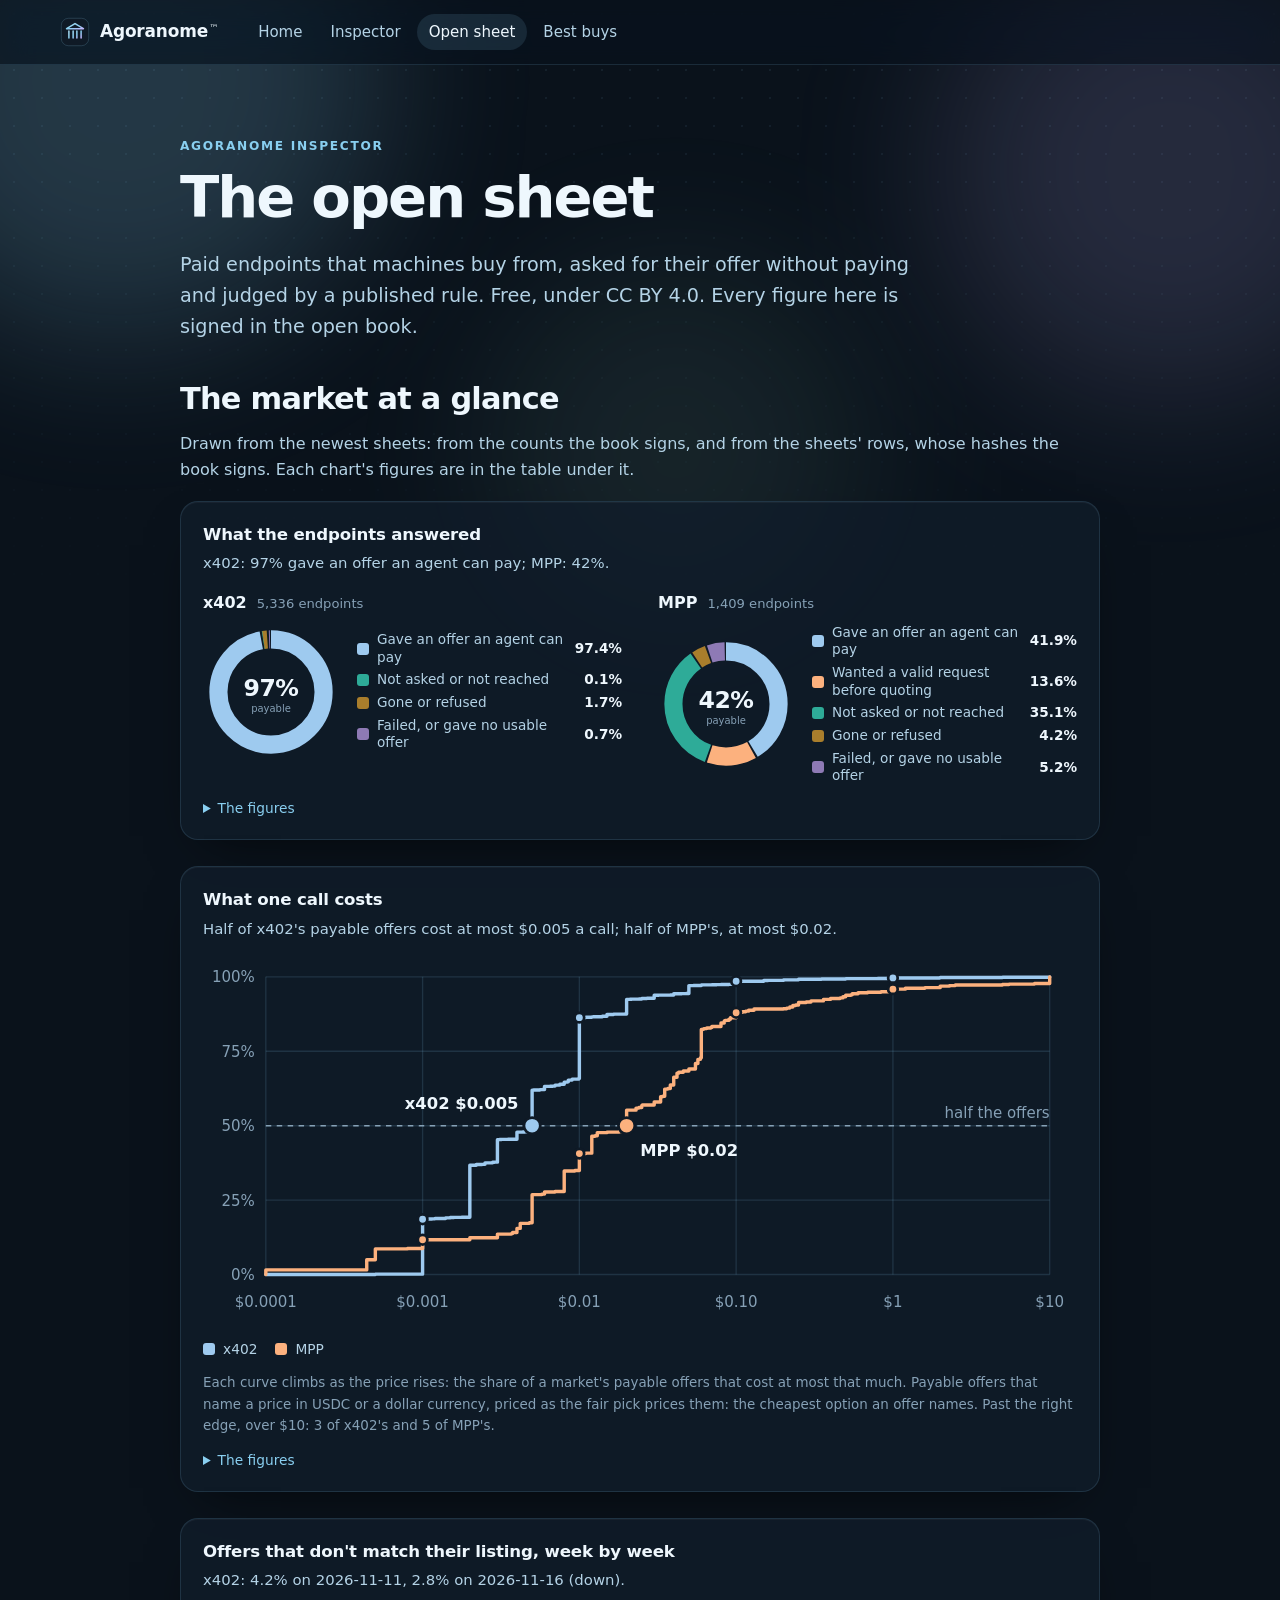
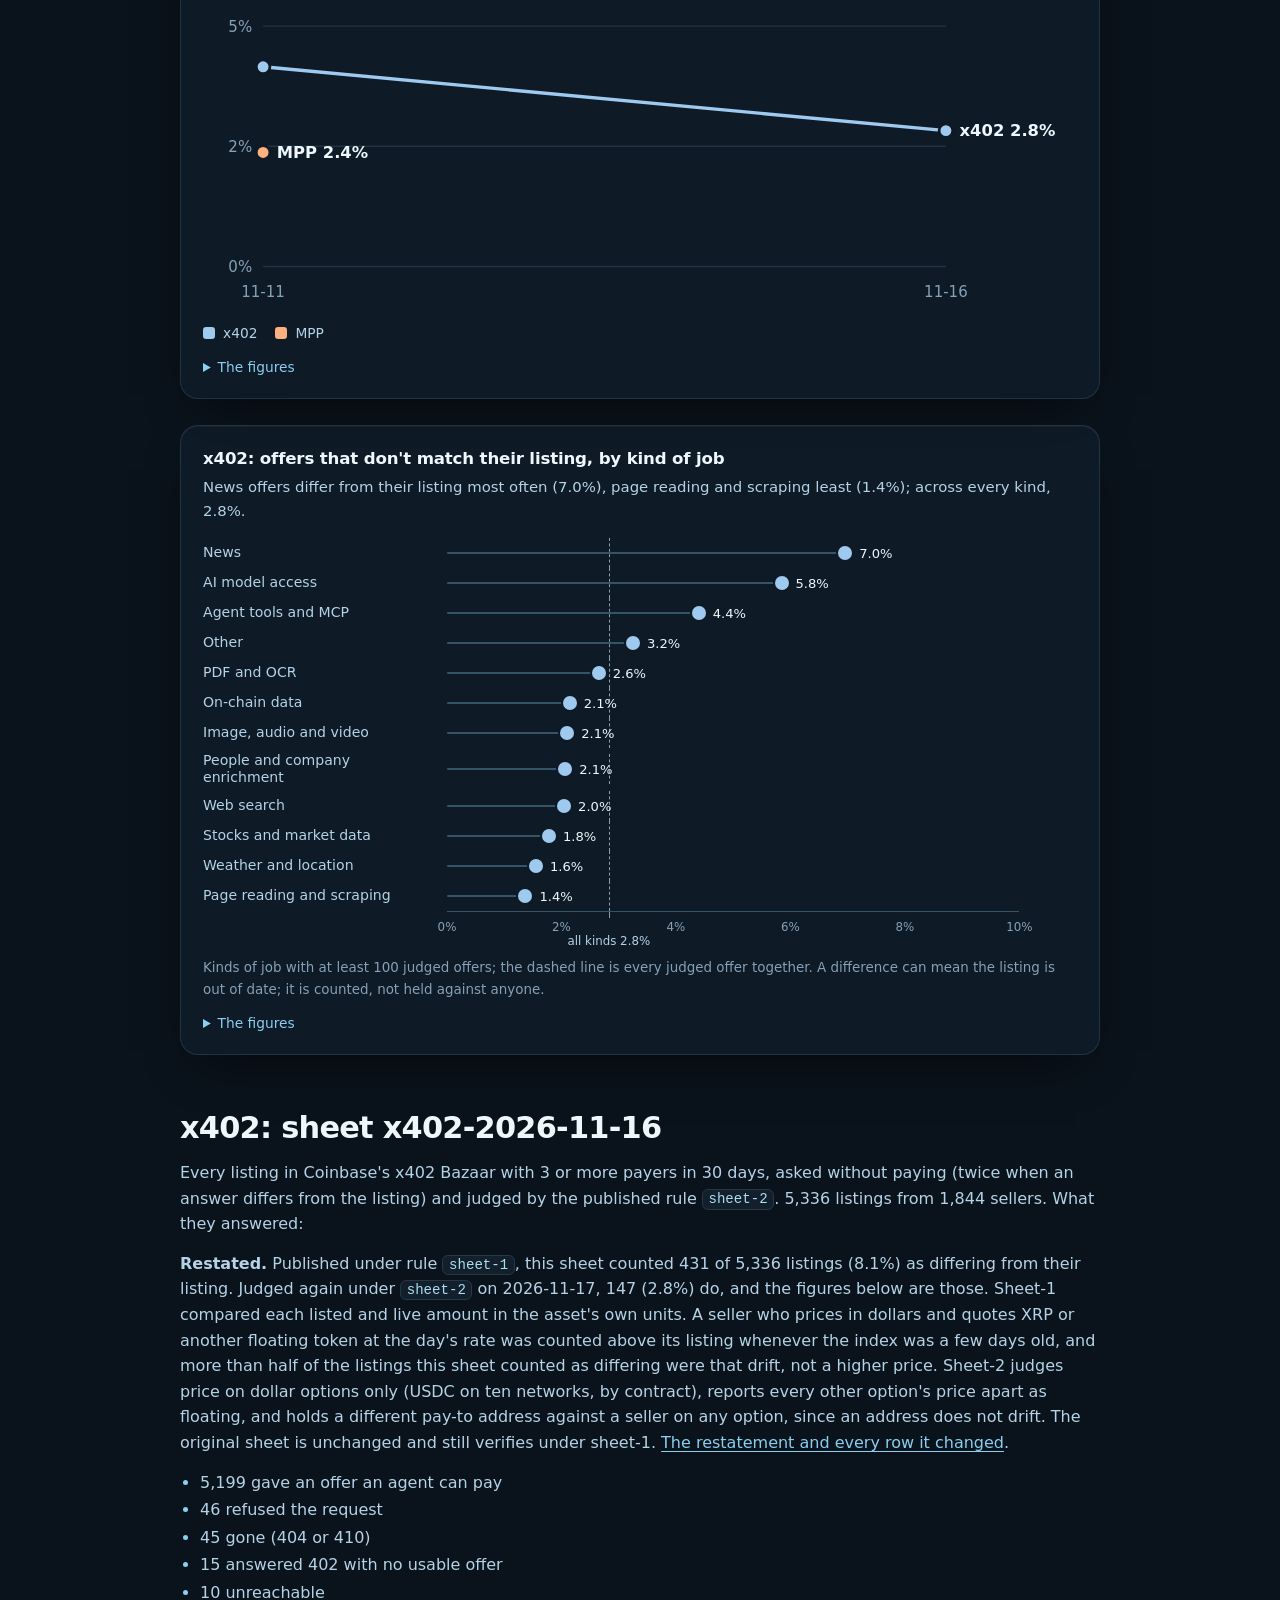
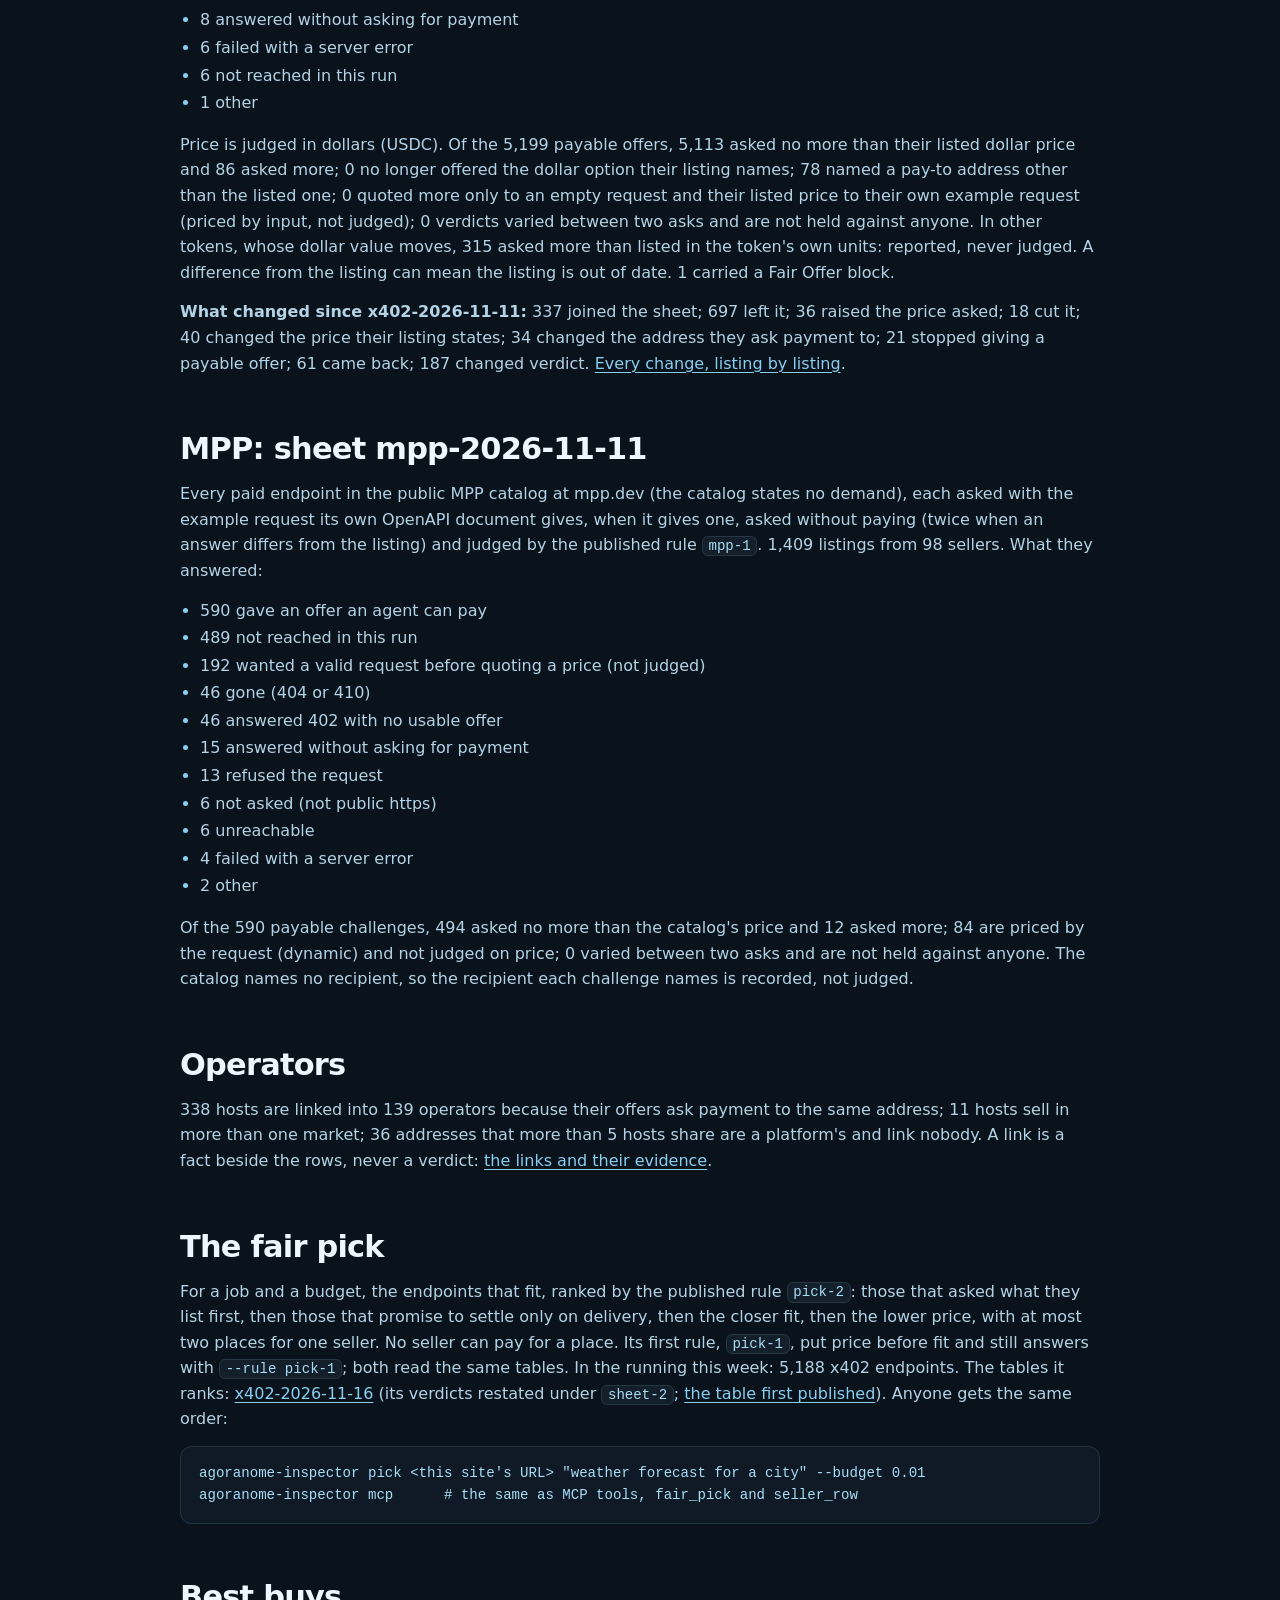
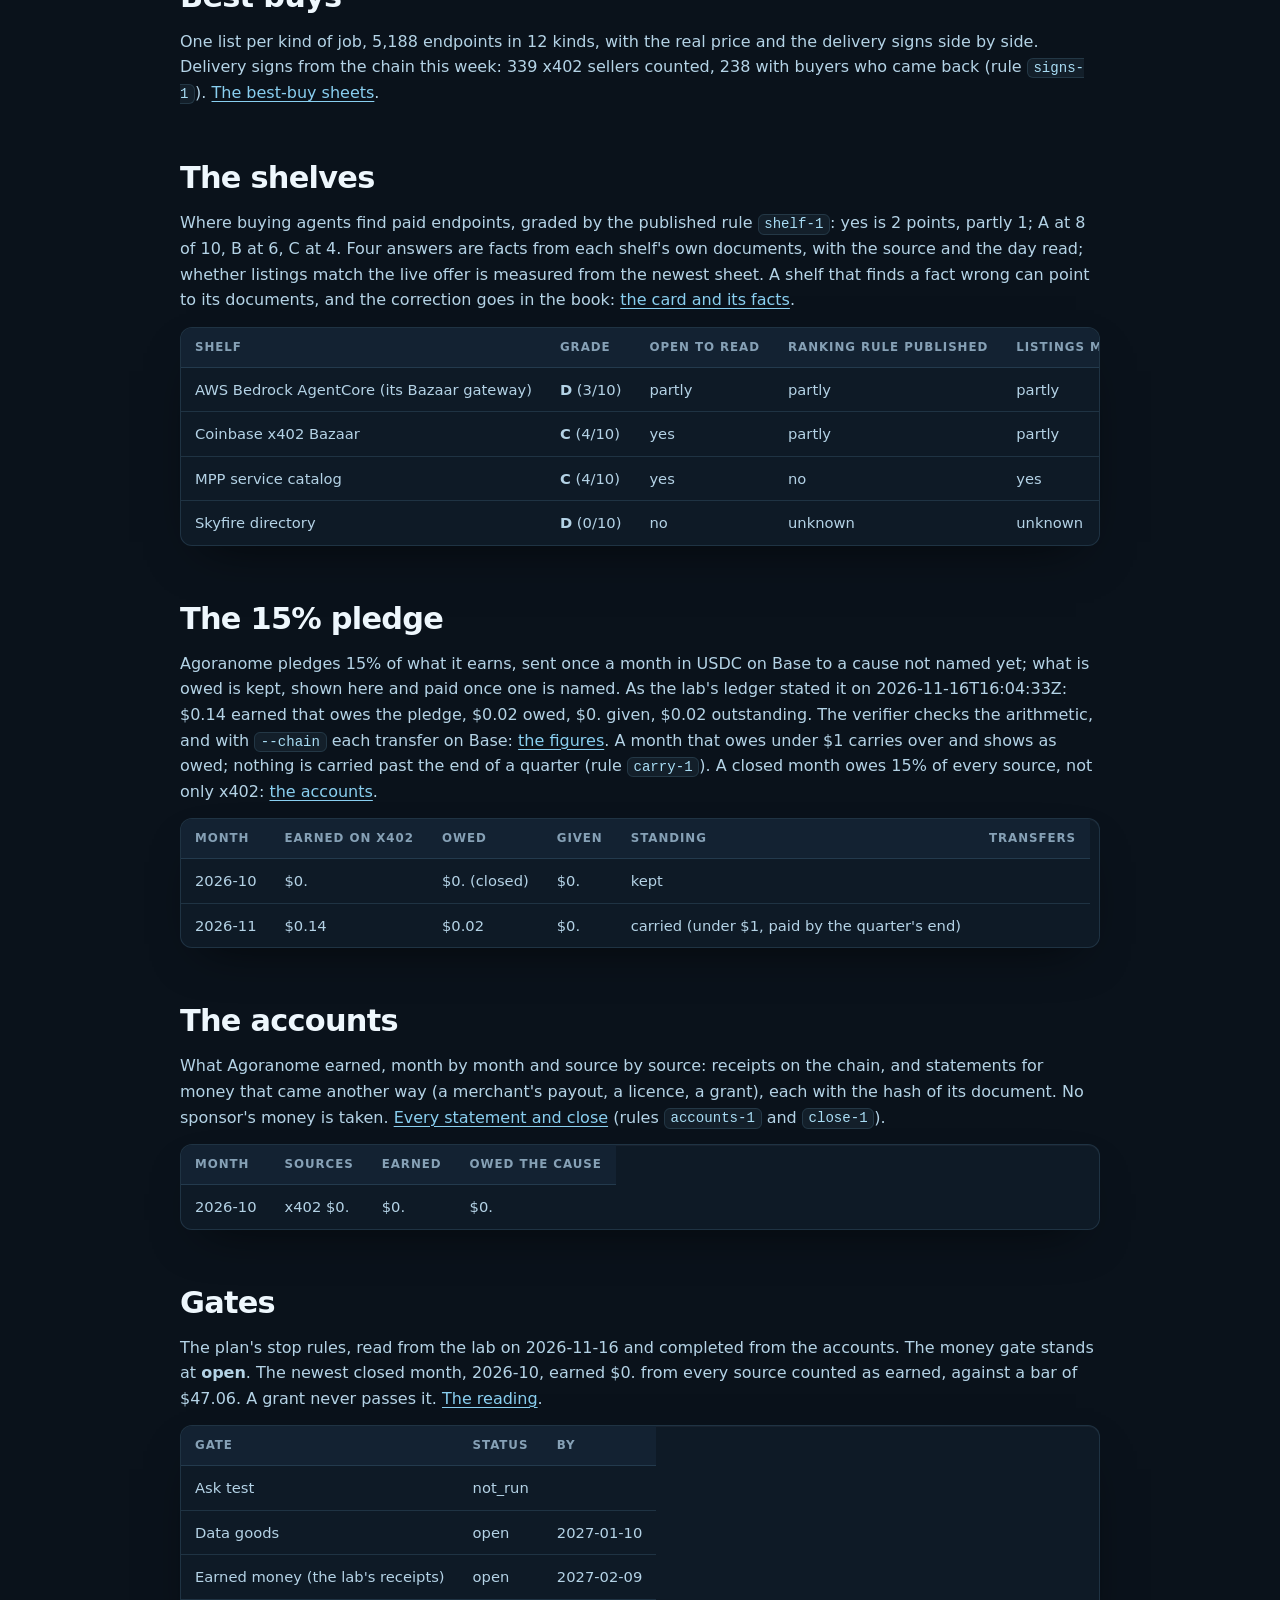
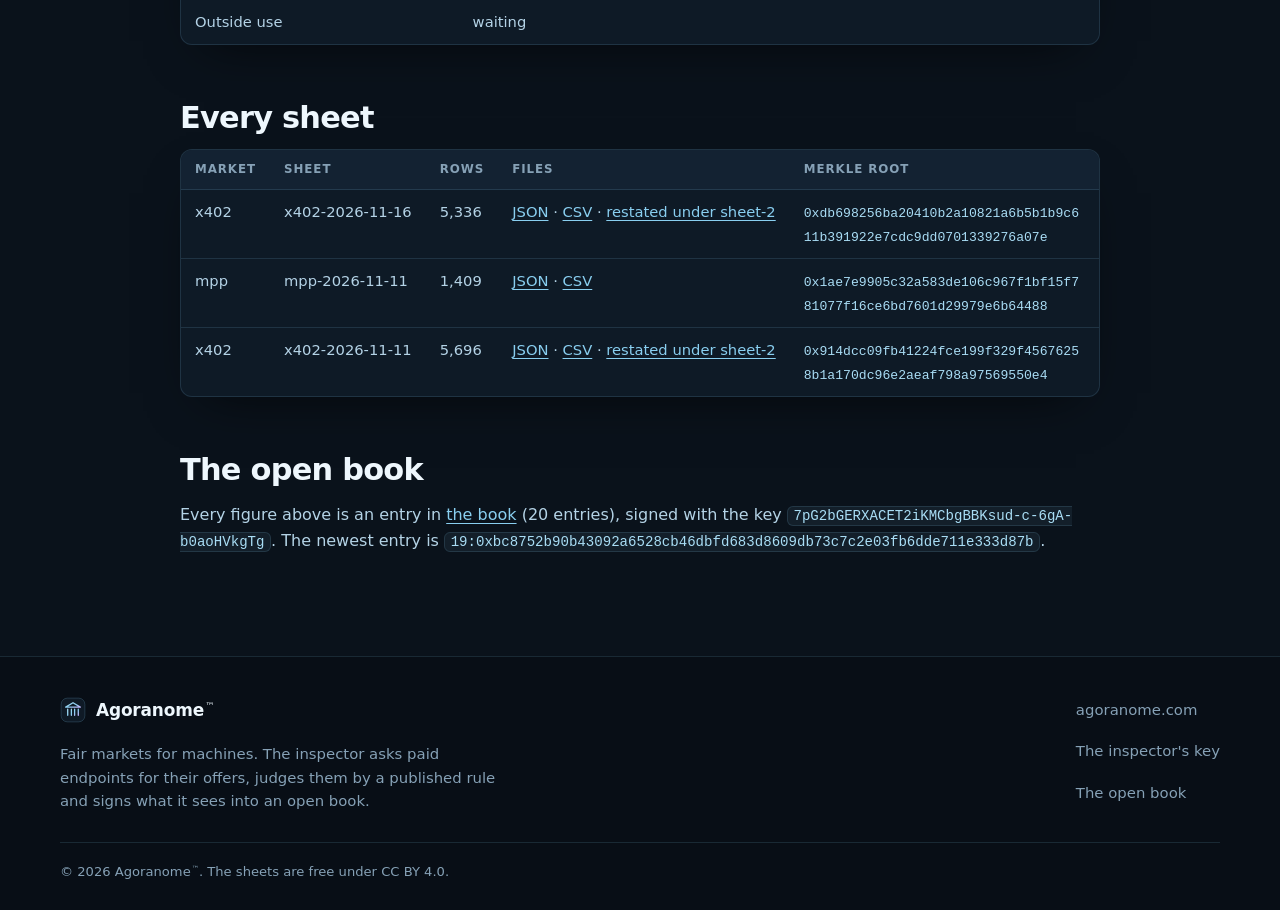
<file: index.html>
<!DOCTYPE html>
<html lang="en">
<head>
<meta charset="utf-8">
<meta name="viewport" content="width=device-width, initial-scale=1">
<title>Agoranome: the open sheet of machine payment offers</title>
<meta name="color-scheme" content="dark">
<meta name="theme-color" content="#0a121b">
<link rel="icon" href="mark.svg" type="image/svg+xml">
<link rel="stylesheet" href="style.css">
</head>
<body>
<a class="skip" href="#main">Skip to content</a>
<div class="glow" aria-hidden="true"><span class="orb orb-1"></span><span class="orb orb-2"></span>
<span class="orb orb-3"></span></div>
<header class="site-header">
  <nav class="nav wrap" aria-label="Main">
    <a class="brand" href="https://agoranome.com/" aria-label="Agoranome home">
      <img src="mark.svg" alt="" width="30" height="30">
      <span>Agoranome<sup class="tm">&trade;</sup></span>
    </a>
    <ul class="nav-links">
      <li><a href="https://agoranome.com/">Home</a></li>
      <li><a href="https://agoranome.com/inspector">Inspector</a></li>
      <li><a href="index.html" aria-current="page">Open sheet</a></li>
      <li><a href="best-buy/index.html">Best buys</a></li>
    </ul>
  </nav>
</header>
<main id="main" class="doc">
<p class="eyebrow">Agoranome inspector</p>
<h1>The open sheet</h1>
<p class="lead">Paid endpoints that machines buy from, asked for their offer without paying and judged by a published
rule. Free, under CC BY 4.0. Every figure here is signed in the open book.</p>
<h2>The market at a glance</h2>
<p>Drawn from the newest sheets: from the counts the book signs, and from the sheets' rows, whose hashes the book signs. Each chart's figures are in the table under it.</p>
<figure class="chart"><figcaption><span class="chart-title">What the endpoints answered</span><span class="chart-sub">x402: 97% gave an offer an agent can pay; MPP: 42%.</span></figcaption><div class="rings"><div class="ring"><div class="ring-head"><b>x402</b><span>5,336 endpoints</span></div><div class="ring-body"><svg class="ring-svg" viewBox="0 0 150 150" role="group" aria-label="x402: what 5,336 endpoints answered"><circle class="arc s1" cx="75" cy="75" r="58" stroke-dasharray="353.07 11.36" stroke-dashoffset="-0.00" transform="rotate(-90 75 75)" tabindex="0" role="img" aria-label="x402: gave an offer an agent can pay: 5,199 · 97.4%" data-v="5,199 · 97.4%" data-l="x402: gave an offer an agent can pay"></circle><circle class="arc s3" cx="75" cy="75" r="58" stroke-dasharray="1.00 363.42" stroke-dashoffset="-355.07" transform="rotate(-90 75 75)" tabindex="0" role="img" aria-label="x402: not asked or not reached: 6 · 0.1%" data-v="6 · 0.1%" data-l="x402: not asked or not reached"></circle><circle class="arc s4" cx="75" cy="75" r="58" stroke-dasharray="4.21 360.21" stroke-dashoffset="-355.48" transform="rotate(-90 75 75)" tabindex="0" role="img" aria-label="x402: gone or refused: 91 · 1.7%" data-v="91 · 1.7%" data-l="x402: gone or refused"></circle><circle class="arc s5" cx="75" cy="75" r="58" stroke-dasharray="1.00 363.42" stroke-dashoffset="-361.69" transform="rotate(-90 75 75)" tabindex="0" role="img" aria-label="x402: failed, or gave no usable offer: 40 · 0.7%" data-v="40 · 0.7%" data-l="x402: failed, or gave no usable offer"></circle><text class="ring-big" x="75" y="79" text-anchor="middle">97%</text><text class="ring-small" x="75" y="97" text-anchor="middle">payable</text></svg><ul class="ring-parts"><li><i class="s1"></i><span>Gave an offer an agent can pay</span><b>97.4%</b></li><li><i class="s3"></i><span>Not asked or not reached</span><b>0.1%</b></li><li><i class="s4"></i><span>Gone or refused</span><b>1.7%</b></li><li><i class="s5"></i><span>Failed, or gave no usable offer</span><b>0.7%</b></li></ul></div></div><div class="ring"><div class="ring-head"><b>MPP</b><span>1,409 endpoints</span></div><div class="ring-body"><svg class="ring-svg" viewBox="0 0 150 150" role="group" aria-label="MPP: what 1,409 endpoints answered"><circle class="arc s1" cx="75" cy="75" r="58" stroke-dasharray="150.60 213.83" stroke-dashoffset="-0.00" transform="rotate(-90 75 75)" tabindex="0" role="img" aria-label="MPP: gave an offer an agent can pay: 590 · 41.9%" data-v="590 · 41.9%" data-l="MPP: gave an offer an agent can pay"></circle><circle class="arc s2" cx="75" cy="75" r="58" stroke-dasharray="47.66 316.77" stroke-dashoffset="-152.60" transform="rotate(-90 75 75)" tabindex="0" role="img" aria-label="MPP: wanted a valid request before quoting: 192 · 13.6%" data-v="192 · 13.6%" data-l="MPP: wanted a valid request before quoting"></circle><circle class="arc s3" cx="75" cy="75" r="58" stroke-dasharray="126.03 238.40" stroke-dashoffset="-202.26" transform="rotate(-90 75 75)" tabindex="0" role="img" aria-label="MPP: not asked or not reached: 495 · 35.1%" data-v="495 · 35.1%" data-l="MPP: not asked or not reached"></circle><circle class="arc s4" cx="75" cy="75" r="58" stroke-dasharray="13.26 351.16" stroke-dashoffset="-330.28" transform="rotate(-90 75 75)" tabindex="0" role="img" aria-label="MPP: gone or refused: 59 · 4.2%" data-v="59 · 4.2%" data-l="MPP: gone or refused"></circle><circle class="arc s5" cx="75" cy="75" r="58" stroke-dasharray="16.88 347.54" stroke-dashoffset="-345.54" transform="rotate(-90 75 75)" tabindex="0" role="img" aria-label="MPP: failed, or gave no usable offer: 73 · 5.2%" data-v="73 · 5.2%" data-l="MPP: failed, or gave no usable offer"></circle><text class="ring-big" x="75" y="79" text-anchor="middle">42%</text><text class="ring-small" x="75" y="97" text-anchor="middle">payable</text></svg><ul class="ring-parts"><li><i class="s1"></i><span>Gave an offer an agent can pay</span><b>41.9%</b></li><li><i class="s2"></i><span>Wanted a valid request before quoting</span><b>13.6%</b></li><li><i class="s3"></i><span>Not asked or not reached</span><b>35.1%</b></li><li><i class="s4"></i><span>Gone or refused</span><b>4.2%</b></li><li><i class="s5"></i><span>Failed, or gave no usable offer</span><b>5.2%</b></li></ul></div></div></div><details class="chart-table"><summary>The figures</summary><table><tr><th>Market</th><th>Answer</th><th>Endpoints</th><th>Share</th></tr><tr><td>x402</td><td>Gave an offer an agent can pay</td><td>5,199</td><td>97.4%</td></tr><tr><td>x402</td><td>Not asked or not reached</td><td>6</td><td>0.1%</td></tr><tr><td>x402</td><td>Gone or refused</td><td>91</td><td>1.7%</td></tr><tr><td>x402</td><td>Failed, or gave no usable offer</td><td>40</td><td>0.7%</td></tr><tr><td>MPP</td><td>Gave an offer an agent can pay</td><td>590</td><td>41.9%</td></tr><tr><td>MPP</td><td>Wanted a valid request before quoting</td><td>192</td><td>13.6%</td></tr><tr><td>MPP</td><td>Not asked or not reached</td><td>495</td><td>35.1%</td></tr><tr><td>MPP</td><td>Gone or refused</td><td>59</td><td>4.2%</td></tr><tr><td>MPP</td><td>Failed, or gave no usable offer</td><td>73</td><td>5.2%</td></tr></table></details></figure>
<figure class="chart"><figcaption><span class="chart-title">What one call costs</span><span class="chart-sub">Half of x402&#x27;s payable offers cost at most $0.005 a call; half of MPP&#x27;s, at most $0.02.</span></figcaption><div class="chart-scroll"><svg class="chart-svg" viewBox="0 0 640 270" role="group" aria-label="Share of payable offers that cost at most each price"><line class="grid" x1="46" x2="620" y1="234.0" y2="234.0"/><text class="tick" x="38" y="238.0" text-anchor="end">0%</text><line class="grid" x1="46" x2="620" y1="179.5" y2="179.5"/><text class="tick" x="38" y="183.5" text-anchor="end">25%</text><line class="grid" x1="46" x2="620" y1="125.0" y2="125.0"/><text class="tick" x="38" y="129.0" text-anchor="end">50%</text><line class="grid" x1="46" x2="620" y1="70.5" y2="70.5"/><text class="tick" x="38" y="74.5" text-anchor="end">75%</text><line class="grid" x1="46" x2="620" y1="16.0" y2="16.0"/><text class="tick" x="38" y="20.0" text-anchor="end">100%</text><line class="grid grid-v" x1="46.0" x2="46.0" y1="16" y2="234"/><text class="tick" x="46.0" y="258" text-anchor="middle">$0.0001</text><line class="grid grid-v" x1="160.8" x2="160.8" y1="16" y2="234"/><text class="tick" x="160.8" y="258" text-anchor="middle">$0.001</text><line class="grid grid-v" x1="275.6" x2="275.6" y1="16" y2="234"/><text class="tick" x="275.6" y="258" text-anchor="middle">$0.01</text><line class="grid grid-v" x1="390.4" x2="390.4" y1="16" y2="234"/><text class="tick" x="390.4" y="258" text-anchor="middle">$0.10</text><line class="grid grid-v" x1="505.2" x2="505.2" y1="16" y2="234"/><text class="tick" x="505.2" y="258" text-anchor="middle">$1</text><line class="grid grid-v" x1="620.0" x2="620.0" y1="16" y2="234"/><text class="tick" x="620.0" y="258" text-anchor="middle">$10</text><line class="ref" x1="46" x2="620" y1="125.0" y2="125.0"/><text class="ref-label" x="620" y="119.0" text-anchor="end">half the offers</text><path class="line s1" d="M46,234.0H46.0V234.0H126.2V233.7H160.8V193.5H162.9V193.4H164.7V193.4H165.6V193.3H167.8V193.2H169.9V193.0H171.1V192.9H177.6V192.5H181.0V192.2H183.8V192.1H185.8V192.1H187.7V192.1H189.4V192.0H193.9V192.0H195.4V154.0H195.4V154.0H195.5V154.0H198.1V153.9H200.1V153.4H204.4V153.4H204.4V153.3H205.6V153.2H206.5V152.2H212.1V152.1H212.1V151.8H213.5V151.7H215.6V135.2H217.2V135.1H218.6V135.1H218.6V135.0H222.9V135.0H223.3V134.9H224.7V134.9H229.9V129.7H232.3V129.7H234.1V129.6H235.8V129.4H239.0V129.3H240.0V129.3H240.3V129.2H241.0V99.0H242.0V98.9H245.8V98.8H246.7V98.6H248.6V98.5H250.1V96.2H254.1V96.1H256.0V96.0H257.8V95.3H261.1V95.2H261.3V94.8H261.3V94.7H264.5V93.1H266.9V92.9H267.5V91.6H270.3V90.9H275.1V90.4H275.6V45.9H275.6V45.8H280.4V45.6H284.7V45.3H285.7V45.2H288.7V45.2H290.2V45.2H292.4V44.8H295.8V43.6H297.8V43.6H300.6V43.4H300.7V43.3H304.9V43.3H308.9V43.2H310.2V32.5H312.6V32.4H314.0V32.3H314.9V32.3H319.2V32.2H321.3V31.8H321.7V31.8H325.1V31.7H330.4V29.5H333.7V29.4H339.5V29.4H341.7V29.4H342.2V29.3H344.7V28.4H345.9V28.4H347.1V28.4H350.6V28.3H353.8V28.2H355.3V28.2H355.8V22.4H355.8V22.4H359.2V22.3H359.7V22.3H364.9V21.9H372.6V21.8H376.1V21.7H379.3V21.6H379.9V21.6H385.1V21.5H390.4V19.2H395.2V19.2H399.5V19.2H410.6V18.7H413.8V18.6H419.7V18.6H425.0V18.2H429.7V18.2H436.1V17.8H441.7V17.8H452.9V17.6H459.8V17.6H461.9V17.6H470.6V17.3H474.6V17.3H494.1V17.2H504.7V17.2H505.2V16.8H539.5V16.7H539.8V16.5H560.0V16.5H585.4V16.4H585.5V16.3H587.8V16.3H608.9V16.3H620.0V16.1H620.0V16.1H620.0V16.0H620"/><circle class="dot dot-s s1" cx="160.8" cy="193.5" r="3.5" tabindex="0" role="img" aria-label="x402: 18.6% cost at most $0.001" data-v="18.6% cost at most $0.001" data-l="x402"></circle><circle class="dot dot-s s1" cx="275.6" cy="45.9" r="3.5" tabindex="0" role="img" aria-label="x402: 86.3% cost at most $0.01" data-v="86.3% cost at most $0.01" data-l="x402"></circle><circle class="dot dot-s s1" cx="390.4" cy="19.2" r="3.5" tabindex="0" role="img" aria-label="x402: 98.5% cost at most $0.10" data-v="98.5% cost at most $0.10" data-l="x402"></circle><circle class="dot dot-s s1" cx="505.2" cy="16.8" r="3.5" tabindex="0" role="img" aria-label="x402: 99.7% cost at most $1" data-v="99.7% cost at most $1" data-l="x402"></circle><circle class="dot s1" cx="241.0" cy="125.0" r="6" tabindex="0" role="img" aria-label="x402, the middle price: half cost at most $0.005" data-v="half cost at most $0.005" data-l="x402, the middle price"></circle><text class="end" x="231.0" y="113.0" text-anchor="end">x402 $0.005</text><path class="line s2" d="M46,234.0H46.0V233.2H46.0V232.9H46.0V230.6H119.9V223.1H126.2V215.2H149.7V214.9H160.8V208.5H195.4V207.0H215.6V204.4H225.6V204.0H226.7V203.2H229.9V200.2H232.3V196.5H239.0V196.1H241.0V175.5H248.0V175.1H250.1V173.6H257.8V173.2H264.5V158.2H272.3V157.8H275.6V145.4H280.4V145.1H284.7V132.7H287.1V132.3H288.7V130.1H295.8V129.7H304.9V129.3H310.2V113.6H317.1V112.1H319.2V111.7H321.3V110.2H321.7V109.8H330.4V107.6H335.1V103.8H336.6V103.4H338.1V98.2H340.4V97.8H342.2V95.2H344.7V89.5H347.1V86.5H348.3V85.8H351.7V85.0H355.8V83.5H360.6V79.4H362.4V76.4H364.3V75.3H364.9V54.6H366.0V54.3H366.7V53.9H368.9V53.5H371.9V53.1H372.6V52.4H379.3V49.8H381.7V48.3H382.3V47.9H385.1V47.1H386.2V46.0H390.4V42.3H392.8V41.9H395.2V41.5H397.4V41.1H399.5V40.4H403.5V39.6H425.0V39.3H427.4V38.9H429.7V38.1H431.9V37.0H434.0V36.6H436.1V34.8H441.7V34.4H445.2V33.6H454.3V32.5H459.5V31.8H466.5V31.4H468.6V30.6H470.6V29.5H474.5V29.1H475.4V28.4H479.7V27.6H486.7V27.3H496.5V26.9H505.2V25.0H514.3V24.3H528.6V23.9H539.8V22.8H546.5V22.4H550.9V22.0H585.4V21.6H590.2V21.3H608.9V20.9H620.0V17.9H620.0V17.5H620.0V16.4H620.0V16.0H620"/><circle class="dot dot-s s2" cx="160.8" cy="208.5" r="3.5" tabindex="0" role="img" aria-label="MPP: 11.7% cost at most $0.001" data-v="11.7% cost at most $0.001" data-l="MPP"></circle><circle class="dot dot-s s2" cx="275.6" cy="145.4" r="3.5" tabindex="0" role="img" aria-label="MPP: 40.6% cost at most $0.01" data-v="40.6% cost at most $0.01" data-l="MPP"></circle><circle class="dot dot-s s2" cx="390.4" cy="42.3" r="3.5" tabindex="0" role="img" aria-label="MPP: 88.0% cost at most $0.10" data-v="88.0% cost at most $0.10" data-l="MPP"></circle><circle class="dot dot-s s2" cx="505.2" cy="25.0" r="3.5" tabindex="0" role="img" aria-label="MPP: 95.9% cost at most $1" data-v="95.9% cost at most $1" data-l="MPP"></circle><circle class="dot s2" cx="310.2" cy="125.0" r="6" tabindex="0" role="img" aria-label="MPP, the middle price: half cost at most $0.02" data-v="half cost at most $0.02" data-l="MPP, the middle price"></circle><text class="end" x="320.2" y="147.0" text-anchor="start">MPP $0.02</text></svg></div><ul class="chart-legend"><li><i class="s1"></i>x402</li><li><i class="s2"></i>MPP</li></ul><p class="chart-note">Each curve climbs as the price rises: the share of a market&#x27;s payable offers that cost at most that much. Payable offers that name a price in USDC or a dollar currency, priced as the fair pick prices them: the cheapest option an offer names. Past the right edge, over $10: 3 of x402&#x27;s and 5 of MPP&#x27;s.</p><details class="chart-table"><summary>The figures</summary><table><tr><th>Market</th><th>Price of one call</th><th>Offers</th><th>Share</th><th>At most this band</th></tr><tr><td>x402</td><td>under $0.001</td><td>6</td><td>0.1%</td><td>0.1%</td></tr><tr><td>x402</td><td>$0.001 to $0.01</td><td>3,412</td><td>65.8%</td><td>65.9%</td></tr><tr><td>x402</td><td>$0.01 to $0.10</td><td>1,638</td><td>31.6%</td><td>97.5%</td></tr><tr><td>x402</td><td>$0.10 to $1</td><td>104</td><td>2.0%</td><td>99.5%</td></tr><tr><td>x402</td><td>$1 or more</td><td>28</td><td>0.5%</td><td>100%</td></tr><tr><td>MPP</td><td>under $0.001</td><td>51</td><td>8.8%</td><td>8.8%</td></tr><tr><td>MPP</td><td>$0.001 to $0.01</td><td>152</td><td>26.2%</td><td>34.9%</td></tr><tr><td>MPP</td><td>$0.01 to $0.10</td><td>298</td><td>51.3%</td><td>86.2%</td></tr><tr><td>MPP</td><td>$0.10 to $1</td><td>51</td><td>8.8%</td><td>95.0%</td></tr><tr><td>MPP</td><td>$1 or more</td><td>29</td><td>5.0%</td><td>100%</td></tr></table></details></figure>
<figure class="chart"><figcaption><span class="chart-title">Offers that don&#x27;t match their listing, week by week</span><span class="chart-sub">x402: 4.2% on 2026-11-11, 2.8% on 2026-11-16 (down).</span></figcaption><div class="chart-scroll"><svg class="chart-svg" viewBox="0 0 640 220" role="group" aria-label="Share of judged offers that don&#x27;t match their listing, by sheet"><line class="grid" x1="44" x2="544" y1="190.0" y2="190.0"/><text class="tick" x="36" y="194.0" text-anchor="end">0%</text><line class="grid" x1="44" x2="544" y1="102.0" y2="102.0"/><text class="tick" x="36" y="106.0" text-anchor="end">2%</text><line class="grid" x1="44" x2="544" y1="14.0" y2="14.0"/><text class="tick" x="36" y="18.0" text-anchor="end">5%</text><text class="tick" x="44.0" y="212" text-anchor="middle">11-11</text><text class="tick" x="544.0" y="212" text-anchor="middle">11-16</text><path class="line s1" d="M44.0,43.8 L544.0,90.5"/><circle class="dot s1" cx="44.0" cy="43.8" r="5" tabindex="0" role="img" aria-label="x402, sheet of 2026-11-11: 4.2% · 228 of 5,491" data-v="4.2% · 228 of 5,491" data-l="x402, sheet of 2026-11-11"></circle><circle class="dot s1" cx="544.0" cy="90.5" r="5" tabindex="0" role="img" aria-label="x402, sheet of 2026-11-16: 2.8% · 147 of 5,199" data-v="2.8% · 147 of 5,199" data-l="x402, sheet of 2026-11-16"></circle><text class="end" x="554.0" y="94.5">x402 2.8%</text><path class="line s2" d="M44.0,106.5"/><circle class="dot s2" cx="44.0" cy="106.5" r="5" tabindex="0" role="img" aria-label="MPP, sheet of 2026-11-11: 2.4% · 12 of 506" data-v="2.4% · 12 of 506" data-l="MPP, sheet of 2026-11-11"></circle><text class="end" x="54.0" y="110.5">MPP 2.4%</text></svg></div><ul class="chart-legend"><li><i class="s1"></i>x402</li><li><i class="s2"></i>MPP</li></ul><details class="chart-table"><summary>The figures</summary><table><tr><th>Market</th><th>Sheet of</th><th>Don&#x27;t match</th><th>Judged</th><th>Share</th></tr><tr><td>x402</td><td>2026-11-11</td><td>228</td><td>5,491</td><td>4.2%</td></tr><tr><td>x402</td><td>2026-11-16</td><td>147</td><td>5,199</td><td>2.8%</td></tr><tr><td>MPP</td><td>2026-11-11</td><td>12</td><td>506</td><td>2.4%</td></tr></table></details></figure>
<figure class="chart"><figcaption><span class="chart-title">x402: offers that don&#x27;t match their listing, by kind of job</span><span class="chart-sub">News offers differ from their listing most often (7.0%), page reading and scraping least (1.4%); across every kind, 2.8%.</span></figcaption><div class="dots" style="--ref:28.27%"><div class="dot-row"><span class="dot-name">News</span><span class="dot-track"><i class="stem" style="width:69.57%"></i><span class="pin s1" style="left:69.57%" tabindex="0" role="img" aria-label="x402, news: 7.0% · 8 of 115" data-v="7.0% · 8 of 115" data-l="x402, news"></span><span class="dot-val" style="left:69.57%">7.0%</span></span></div><div class="dot-row"><span class="dot-name">AI model access</span><span class="dot-track"><i class="stem" style="width:58.44%"></i><span class="pin s1" style="left:58.44%" tabindex="0" role="img" aria-label="x402, ai model access: 5.8% · 18 of 308" data-v="5.8% · 18 of 308" data-l="x402, ai model access"></span><span class="dot-val" style="left:58.44%">5.8%</span></span></div><div class="dot-row"><span class="dot-name">Agent tools and MCP</span><span class="dot-track"><i class="stem" style="width:43.98%"></i><span class="pin s1" style="left:43.98%" tabindex="0" role="img" aria-label="x402, agent tools and mcp: 4.4% · 23 of 523" data-v="4.4% · 23 of 523" data-l="x402, agent tools and mcp"></span><span class="dot-val" style="left:43.98%">4.4%</span></span></div><div class="dot-row"><span class="dot-name">Other</span><span class="dot-track"><i class="stem" style="width:32.49%"></i><span class="pin s1" style="left:32.49%" tabindex="0" role="img" aria-label="x402, other: 3.2% · 32 of 985" data-v="3.2% · 32 of 985" data-l="x402, other"></span><span class="dot-val" style="left:32.49%">3.2%</span></span></div><div class="dot-row"><span class="dot-name">PDF and OCR</span><span class="dot-track"><i class="stem" style="width:26.49%"></i><span class="pin s1" style="left:26.49%" tabindex="0" role="img" aria-label="x402, pdf and ocr: 2.6% · 4 of 151" data-v="2.6% · 4 of 151" data-l="x402, pdf and ocr"></span><span class="dot-val" style="left:26.49%">2.6%</span></span></div><div class="dot-row"><span class="dot-name">On-chain data</span><span class="dot-track"><i class="stem" style="width:21.44%"></i><span class="pin s1" style="left:21.44%" tabindex="0" role="img" aria-label="x402, on-chain data: 2.1% · 30 of 1,399" data-v="2.1% · 30 of 1,399" data-l="x402, on-chain data"></span><span class="dot-val" style="left:21.44%">2.1%</span></span></div><div class="dot-row"><span class="dot-name">Image, audio and video</span><span class="dot-track"><i class="stem" style="width:21.01%"></i><span class="pin s1" style="left:21.01%" tabindex="0" role="img" aria-label="x402, image, audio and video: 2.1% · 5 of 238" data-v="2.1% · 5 of 238" data-l="x402, image, audio and video"></span><span class="dot-val" style="left:21.01%">2.1%</span></span></div><div class="dot-row"><span class="dot-name">People and company enrichment</span><span class="dot-track"><i class="stem" style="width:20.66%"></i><span class="pin s1" style="left:20.66%" tabindex="0" role="img" aria-label="x402, people and company enrichment: 2.1% · 5 of 242" data-v="2.1% · 5 of 242" data-l="x402, people and company enrichment"></span><span class="dot-val" style="left:20.66%">2.1%</span></span></div><div class="dot-row"><span class="dot-name">Web search</span><span class="dot-track"><i class="stem" style="width:20.45%"></i><span class="pin s1" style="left:20.45%" tabindex="0" role="img" aria-label="x402, web search: 2.0% · 10 of 489" data-v="2.0% · 10 of 489" data-l="x402, web search"></span><span class="dot-val" style="left:20.45%">2.0%</span></span></div><div class="dot-row"><span class="dot-name">Stocks and market data</span><span class="dot-track"><i class="stem" style="width:17.80%"></i><span class="pin s1" style="left:17.80%" tabindex="0" role="img" aria-label="x402, stocks and market data: 1.8% · 6 of 337" data-v="1.8% · 6 of 337" data-l="x402, stocks and market data"></span><span class="dot-val" style="left:17.80%">1.8%</span></span></div><div class="dot-row"><span class="dot-name">Weather and location</span><span class="dot-track"><i class="stem" style="width:15.54%"></i><span class="pin s1" style="left:15.54%" tabindex="0" role="img" aria-label="x402, weather and location: 1.6% · 3 of 193" data-v="1.6% · 3 of 193" data-l="x402, weather and location"></span><span class="dot-val" style="left:15.54%">1.6%</span></span></div><div class="dot-row"><span class="dot-name">Page reading and scraping</span><span class="dot-track"><i class="stem" style="width:13.70%"></i><span class="pin s1" style="left:13.70%" tabindex="0" role="img" aria-label="x402, page reading and scraping: 1.4% · 3 of 219" data-v="1.4% · 3 of 219" data-l="x402, page reading and scraping"></span><span class="dot-val" style="left:13.70%">1.4%</span></span></div><div class="dot-row dot-axis"><span class="dot-name"></span><span class="dot-track"><b style="left:0.00%">0%</b><b style="left:20.00%">2%</b><b style="left:40.00%">4%</b><b style="left:60.00%">6%</b><b style="left:80.00%">8%</b><b style="left:100.00%">10%</b><em style="left:28.27%">all kinds 2.8%</em></span></div></div><p class="chart-note">Kinds of job with at least 100 judged offers; the dashed line is every judged offer together. A difference can mean the listing is out of date; it is counted, not held against anyone.</p><details class="chart-table"><summary>The figures</summary><table><tr><th>Kind of job</th><th>Don&#x27;t match</th><th>Judged</th><th>Share</th></tr><tr><td>News</td><td>8</td><td>115</td><td>7.0%</td></tr><tr><td>AI model access</td><td>18</td><td>308</td><td>5.8%</td></tr><tr><td>Agent tools and MCP</td><td>23</td><td>523</td><td>4.4%</td></tr><tr><td>Other</td><td>32</td><td>985</td><td>3.2%</td></tr><tr><td>PDF and OCR</td><td>4</td><td>151</td><td>2.6%</td></tr><tr><td>On-chain data</td><td>30</td><td>1,399</td><td>2.1%</td></tr><tr><td>Image, audio and video</td><td>5</td><td>238</td><td>2.1%</td></tr><tr><td>People and company enrichment</td><td>5</td><td>242</td><td>2.1%</td></tr><tr><td>Web search</td><td>10</td><td>489</td><td>2.0%</td></tr><tr><td>Stocks and market data</td><td>6</td><td>337</td><td>1.8%</td></tr><tr><td>Weather and location</td><td>3</td><td>193</td><td>1.6%</td></tr><tr><td>Page reading and scraping</td><td>3</td><td>219</td><td>1.4%</td></tr><tr><td>Every kind together</td><td>147</td><td>5,199</td><td>2.8%</td></tr></table></details></figure>
<script>
(function () {
  var tip = document.createElement("div"), v = document.createElement("strong"), l = document.createElement("span");
  tip.className = "chart-tip"; tip.hidden = true; tip.append(v, l); document.body.append(tip);
  function show(m, x, y) {
    v.textContent = m.getAttribute("data-v"); l.textContent = m.getAttribute("data-l"); tip.hidden = false;
    tip.style.left = Math.max(8, Math.min(window.innerWidth - tip.offsetWidth - 8, x + 14)) + "px";
    tip.style.top = Math.max(8, y - tip.offsetHeight - 12) + "px";
  }
  document.querySelectorAll(".chart [data-v]").forEach(function (m) {
    m.addEventListener("pointermove", function (ev) { show(m, ev.clientX, ev.clientY); });
    m.addEventListener("pointerleave", function () { tip.hidden = true; });
    m.addEventListener("focus", function () {
      var r = m.getBoundingClientRect(); show(m, r.left + r.width / 2, r.top);
    });
    m.addEventListener("blur", function () { tip.hidden = true; });
  });
})();
</script>
<h2>x402: sheet x402-2026-11-16</h2>
<p>Every listing in Coinbase&#x27;s x402 Bazaar with 3 or more payers in 30 days, asked without paying (twice when an answer differs from the listing) and judged by the published rule
<code>sheet-2</code>. 5,336 listings from 1,844 sellers. What they answered:</p>
<p class="note"><strong>Restated.</strong> Published under rule <code>sheet-1</code>, this sheet counted 431 of 5,336 listings (8.1%) as differing from their listing. Judged again under <code>sheet-2</code> on 2026-11-17, 147 (2.8%) do, and the figures below are those. Sheet-1 compared each listed and live amount in the asset&#x27;s own units. A seller who prices in dollars and quotes XRP or another floating token at the day&#x27;s rate was counted above its listing whenever the index was a few days old, and more than half of the listings this sheet counted as differing were that drift, not a higher price. Sheet-2 judges price on dollar options only (USDC on ten networks, by contract), reports every other option&#x27;s price apart as floating, and holds a different pay-to address against a seller on any option, since an address does not drift. The original sheet is unchanged and still verifies under sheet-1. <a href="restatements/x402-2026-11-16.sheet-2.json">The restatement and every row it changed</a>.</p>
<ul><li>5,199 gave an offer an agent can pay</li><li>46 refused the request</li><li>45 gone (404 or 410)</li><li>15 answered 402 with no usable offer</li><li>10 unreachable</li><li>8 answered without asking for payment</li><li>6 failed with a server error</li><li>6 not reached in this run</li><li>1 other</li></ul>
<p>Price is judged in dollars (USDC). Of the 5,199 payable offers,
5,113 asked no more than their listed dollar price and
86 asked more; 0 no longer offered the dollar
option their listing names; 78 named a pay-to address other than the listed one;
0 quoted more only to an empty request and their listed price to their own example
request (priced by input, not judged); 0 verdicts varied between
two asks and are not held against anyone. In other tokens, whose dollar value moves, 315
asked more than listed in the token's own units: reported, never judged. A difference from the listing can mean the
listing is out of date. 1 carried a Fair Offer block.</p>
<p><strong>What changed since x402-2026-11-11:</strong> 337 joined the sheet; 697 left it; 36 raised the price asked; 18 cut it; 40 changed the price their listing states; 34 changed the address they ask payment to; 21 stopped giving a payable offer; 61 came back; 187 changed verdict. <a href="changes/x402-2026-11-16.json">Every change, listing by listing</a>.</p>
<h2>MPP: sheet mpp-2026-11-11</h2>
<p>Every paid endpoint in the public MPP catalog at mpp.dev (the catalog states no demand), each asked with the example request its own OpenAPI document gives, when it gives one, asked without paying (twice when an answer differs from the listing) and judged by the published rule
<code>mpp-1</code>. 1,409 listings from 98 sellers. What they answered:</p>
<ul><li>590 gave an offer an agent can pay</li><li>489 not reached in this run</li><li>192 wanted a valid request before quoting a price (not judged)</li><li>46 gone (404 or 410)</li><li>46 answered 402 with no usable offer</li><li>15 answered without asking for payment</li><li>13 refused the request</li><li>6 not asked (not public https)</li><li>6 unreachable</li><li>4 failed with a server error</li><li>2 other</li></ul>
<p>Of the 590 payable challenges, 494
asked no more than the catalog's price and 12 asked more;
84 are priced by the request (dynamic) and not judged on price;
0 varied between two asks and are not held against anyone. The catalog names no recipient,
so the recipient each challenge names is recorded, not judged.</p>
<h2>Operators</h2><p>338 hosts are linked into 139 operators because their offers ask payment to the same address; 11 hosts sell in more than one market; 36 addresses that more than 5 hosts share are a platform's and link nobody. A link is a fact beside the rows, never a verdict: <a href="links/x402-2026-11-16.json">the links and their evidence</a>.</p>
<h2>The fair pick</h2><p>For a job and a budget, the endpoints that fit, ranked by the published rule <code>pick-2</code>: those that asked what they list first, then those that promise to settle only on delivery, then the closer fit, then the lower price, with at most two places for one seller. No seller can pay for a place. Its first rule, <code>pick-1</code>, put price before fit and still answers with <code>--rule pick-1</code>; both read the same tables. In the running this week: 5,188 x402 endpoints. The tables it ranks: <a href="picks/x402-2026-11-16.sheet-2.json">x402-2026-11-16</a> (its verdicts restated under <code>sheet-2</code>; <a href="picks/x402-2026-11-16.json">the table first published</a>). Anyone gets the same order:</p><pre>agoranome-inspector pick &lt;this site's URL&gt; "weather forecast for a city" --budget 0.01
agoranome-inspector mcp      # the same as MCP tools, fair_pick and seller_row</pre>
<h2>Best buys</h2><p>One list per kind of job, 5,188 endpoints in 12 kinds, with the real price and the delivery signs side by side. Delivery signs from the chain this week: 339 x402 sellers counted, 238 with buyers who came back (rule <code>signs-1</code>). <a href="best-buy/index.html">The best-buy sheets</a>.</p>
<h2>The shelves</h2><p>Where buying agents find paid endpoints, graded by the published rule <code>shelf-1</code>: yes is 2 points, partly 1; A at 8 of 10, B at 6, C at 4. Four answers are facts from each shelf's own documents, with the source and the day read; whether listings match the live offer is measured from the newest sheet. A shelf that finds a fact wrong can point to its documents, and the correction goes in the book: <a href="shelves.json">the card and its facts</a>.</p><table><tr><th>Shelf</th><th>Grade</th><th>Open to read</th><th>Ranking rule published</th><th>Listings match the live offer</th><th>Shows delivery</th><th>A buyer can dispute</th></tr><tr><td>AWS Bedrock AgentCore (its Bazaar gateway)</td><td><b>D</b> (3/10)</td><td title="Agents reach Coinbase&#x27;s Bazaar through a built-in gateway target; a search gives at most 20 results and no next page.">partly</td><td title="The order is the Bazaar&#x27;s: buyers and volume, recency and text, with an editorial curated tier first.">partly</td><td title="4,739 of 5,199 payable offers judged on price asked no more than listed and named the listed pay-to.">partly</td><td title="Nothing shown says whether a seller delivered. A spending cap per session is enforced outside the model, which limits a loss but does not show delivery.">no</td><td title="AWS&#x27;s terms on disputing an x402 payment were not found.">unknown</td></tr><tr><td>Coinbase x402 Bazaar</td><td><b>C</b> (4/10)</td><td title="The discovery index and its search are public; no key is needed.">yes</td><td title="Search ranks by 30 days of buyers and volume, recency and the listing&#x27;s text; a hand-picked curated tier ranks first and the choice remains editorial. Buyers and volume can be bought by a seller paying its own endpoint.">partly</td><td title="4,739 of 5,199 payable offers judged on price asked no more than listed and named the listed pay-to.">partly</td><td title="A listing shows its price and demand. Nothing on it says whether the seller delivered what was paid for.">no</td><td title="No way to dispute a charge was found in the seller or discovery documents.">no</td></tr><tr><td>MPP service catalog</td><td><b>C</b> (4/10)</td><td title="The catalog is public JSON, with a read-only MCP server beside it.">yes</td><td title="The catalog is curated; no rule for who is in it or in what order was found. Its documents call discovery advisory and the live 402 authoritative.">no</td><td title="494 of 506 payable offers judged on price asked no more than listed.">yes</td><td title="No delivery or demand figures are on the catalog.">no</td><td title="Payment methods include cards through Stripe; whether a buyer agent can dispute a charge through the catalog was not found.">unknown</td></tr><tr><td>Skyfire directory</td><td><b>D</b> (0/10)</td><td title="The directory is reached in Skyfire&#x27;s dashboard, with an account.">no</td><td title="Sellers are reviewed in about 48 hours before they are shown; no ordering rule was found.">unknown</td><td title="No sheet of this market is in the book yet.">unknown</td><td title="A Verified tag marks subscribed sellers that passed an identity check; nothing found says whether a seller delivers.">unknown</td><td title="The seller charges the buyer&#x27;s token itself; a dispute path was not found.">unknown</td></tr></table>
<h2>The 15% pledge</h2><p>Agoranome pledges 15% of what it earns, sent once a month in USDC on Base to a cause not named yet; what is owed is kept, shown here and paid once one is named. As the lab's ledger stated it on 2026-11-16T16:04:33Z: $0.14 earned that owes the pledge, $0.02 owed, $0. given, $0.02 outstanding. The verifier checks the arithmetic, and with <code>--chain</code> each transfer on Base: <a href="pledge.json">the figures</a>. A month that owes under $1 carries over and shows as owed; nothing is carried past the end of a quarter (rule <code>carry-1</code>). A closed month owes 15% of every source, not only x402: <a href="accounts.json">the accounts</a>.</p><table><tr><th>Month</th><th>Earned on x402</th><th>Owed</th><th>Given</th><th>Standing</th><th>Transfers</th></tr><tr><td>2026-10</td><td>$0.</td><td>$0. (closed)</td><td>$0.</td><td>kept</td><td></td></tr><tr><td>2026-11</td><td>$0.14</td><td>$0.02</td><td>$0.</td><td>carried (under $1, paid by the quarter&#x27;s end)</td><td></td></tr></table>
<h2>The accounts</h2><p>What Agoranome earned, month by month and source by source: receipts on the chain, and statements for money that came another way (a merchant's payout, a licence, a grant), each with the hash of its document. No sponsor's money is taken. <a href="accounts.json">Every statement and close</a> (rules <code>accounts-1</code> and <code>close-1</code>).</p><table><tr><th>Month</th><th>Sources</th><th>Earned</th><th>Owed the cause</th></tr><tr><td>2026-10</td><td>x402 $0.</td><td>$0.</td><td>$0.</td></tr></table>
<h2>Gates</h2><p>The plan's stop rules, read from the lab on 2026-11-16 and completed from the accounts. The money gate stands at <strong>open</strong>. The newest closed month, 2026-10, earned $0. from every source counted as earned, against a bar of $47.06. A grant never passes it. <a href="gates.json">The reading</a>.</p><table><thead><tr><th>Gate</th><th>Status</th><th>By</th></tr></thead><tbody><tr><td>Ask test</td><td>not_run</td><td></td></tr><tr><td>Data goods</td><td>open</td><td>2027-01-10</td></tr><tr><td>Earned money (the lab's receipts)</td><td>open</td><td>2027-02-09</td></tr><tr><td>Outside use</td><td>waiting</td><td></td></tr></tbody></table>
<h2>Every sheet</h2>
<table><tr><th>Market</th><th>Sheet</th><th>Rows</th><th>Files</th><th>Merkle root</th></tr><tr><td>x402</td><td>x402-2026-11-16</td><td>5,336</td><td><a href="sheets/x402-2026-11-16.json">JSON</a> · <a href="sheets/x402-2026-11-16.csv">CSV</a> · <a href="restatements/x402-2026-11-16.sheet-2.json">restated under sheet-2</a></td><td><code>0xdb698256ba20410b2a10821a6b5b1b9c611b391922e7cdc9dd0701339276a07e</code></td></tr><tr><td>mpp</td><td>mpp-2026-11-11</td><td>1,409</td><td><a href="sheets/mpp-2026-11-11.json">JSON</a> · <a href="sheets/mpp-2026-11-11.csv">CSV</a></td><td><code>0x1ae7e9905c32a583de106c967f1bf15f781077f16ce6bd7601d29979e6b64488</code></td></tr><tr><td>x402</td><td>x402-2026-11-11</td><td>5,696</td><td><a href="sheets/x402-2026-11-11.json">JSON</a> · <a href="sheets/x402-2026-11-11.csv">CSV</a> · <a href="restatements/x402-2026-11-11.sheet-2.json">restated under sheet-2</a></td><td><code>0x914dcc09fb41224fce199f329f45676258b1a170dc96e2aeaf798a97569550e4</code></td></tr></table>
<h2>The open book</h2>
<p>Every figure above is an entry in <a href="book.jsonl">the book</a> (20 entries), signed with the key
<code>7pG2bGERXACET2iKMCbgBBKsud-c-6gA-b0aoHVkgTg</code>. The newest entry is
<code>19:0xbc8752b90b43092a6528cb46dbfd683d8609db73c7c2e03fb6dde711e333d87b</code>.</p>
</main>
<footer class="site-footer">
  <div class="wrap footer-grid">
    <div class="footer-brand">
      <a class="brand" href="https://agoranome.com/"><img src="mark.svg" alt="" width="26" height="26">
        <span>Agoranome<sup class="tm">&trade;</sup></span></a>
      <p>Fair markets for machines. The inspector asks paid endpoints for their offers, judges them by a published rule
      and signs what it sees into an open book.</p>
    </div>
    <ul class="footer-links">
      <li><a href="https://agoranome.com/">agoranome.com</a></li>
      <li><a href="https://agoranome.com/inspector">The inspector's key</a></li>
      <li><a href="book.jsonl">The open book</a></li>
    </ul>
  </div>
  <div class="wrap footer-base">
    <p>&copy; 2026 Agoranome<sup class="tm">&trade;</sup>. The sheets are free under CC BY 4.0.</p>
  </div>
</footer>
</body>
</html>
</file>
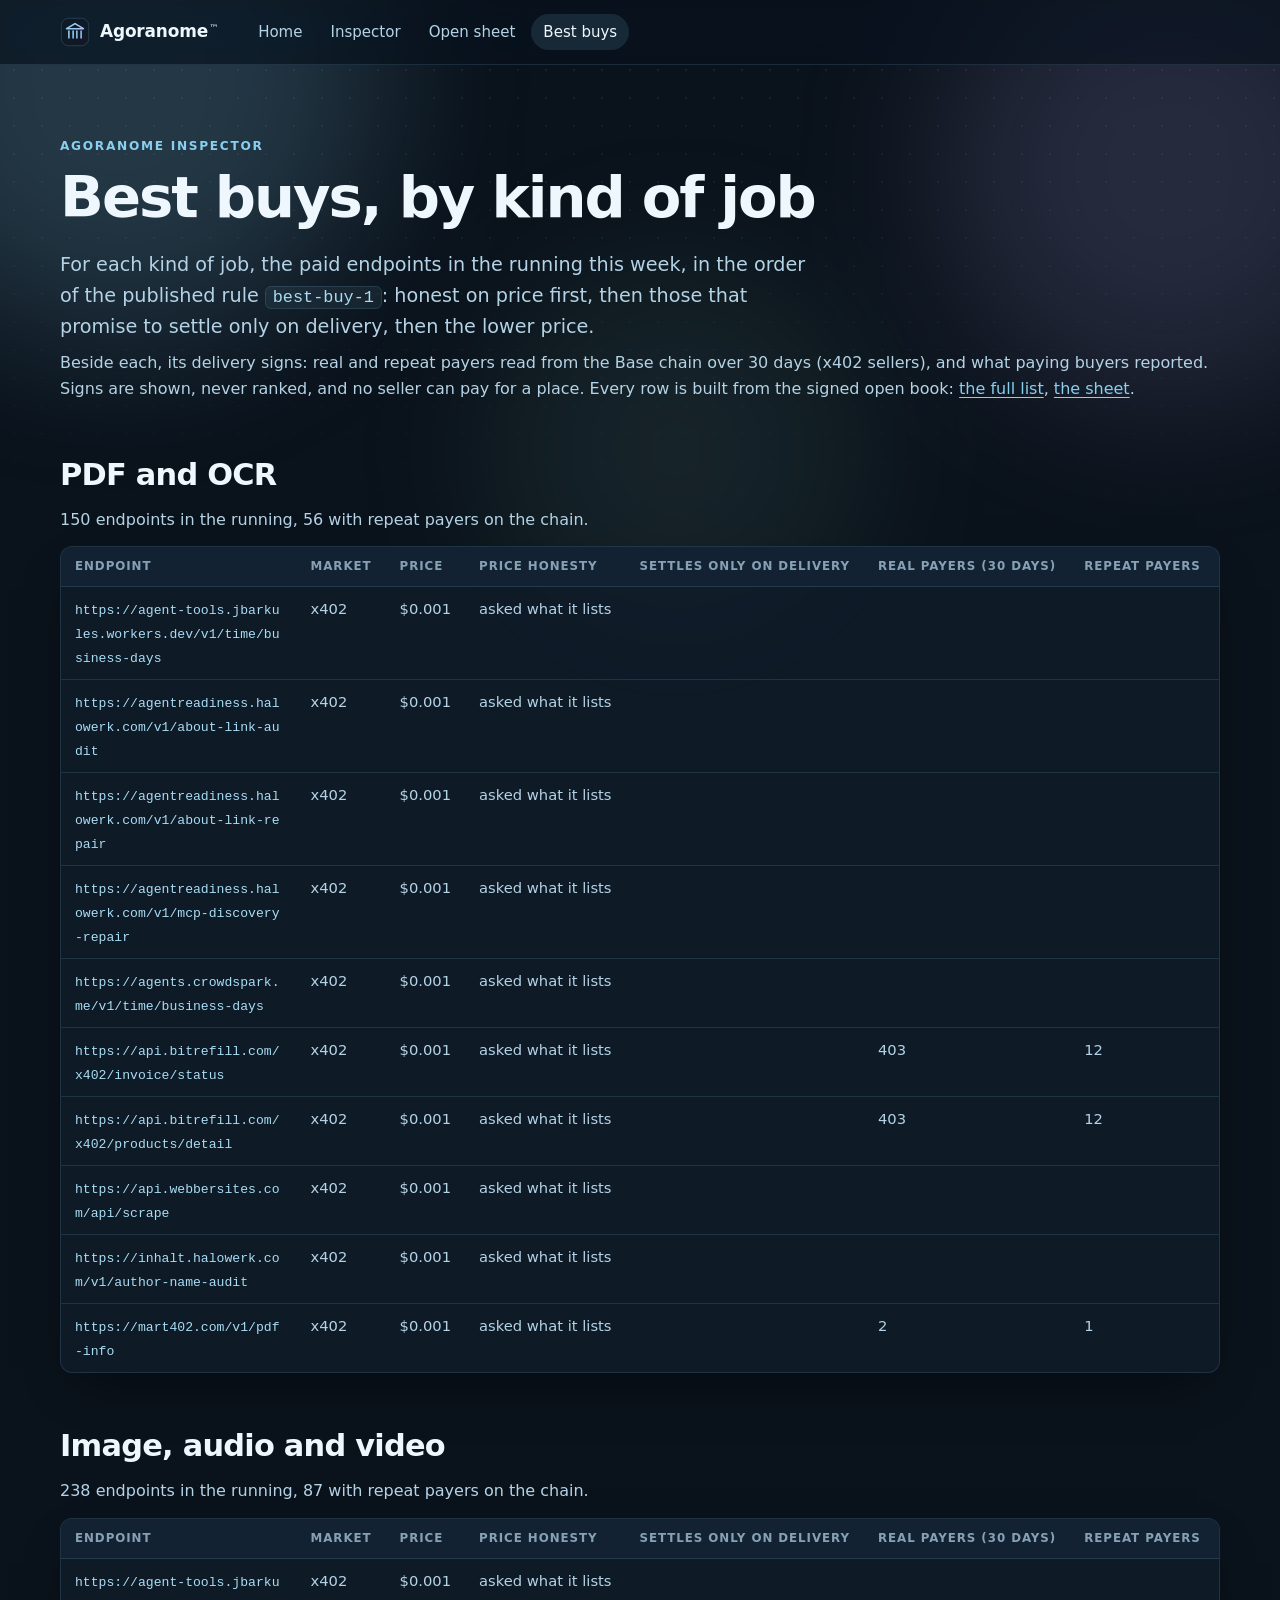
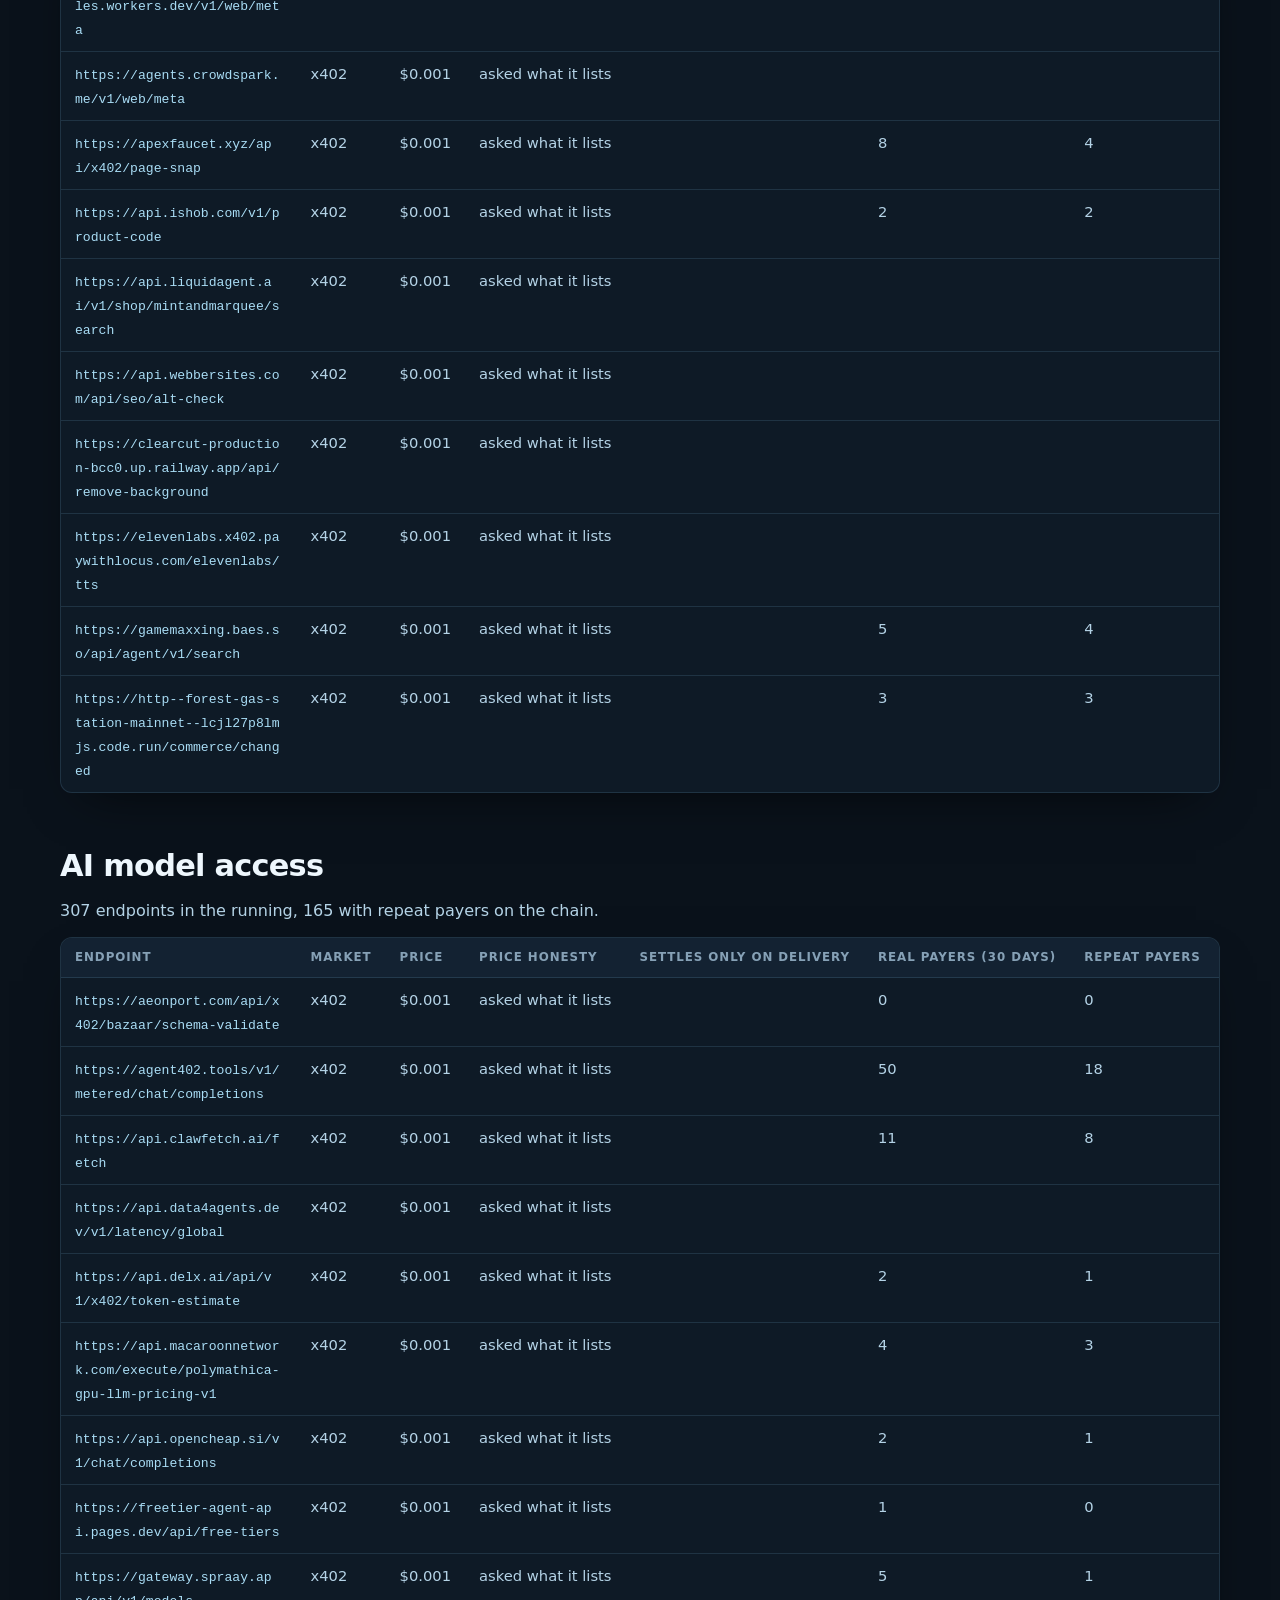
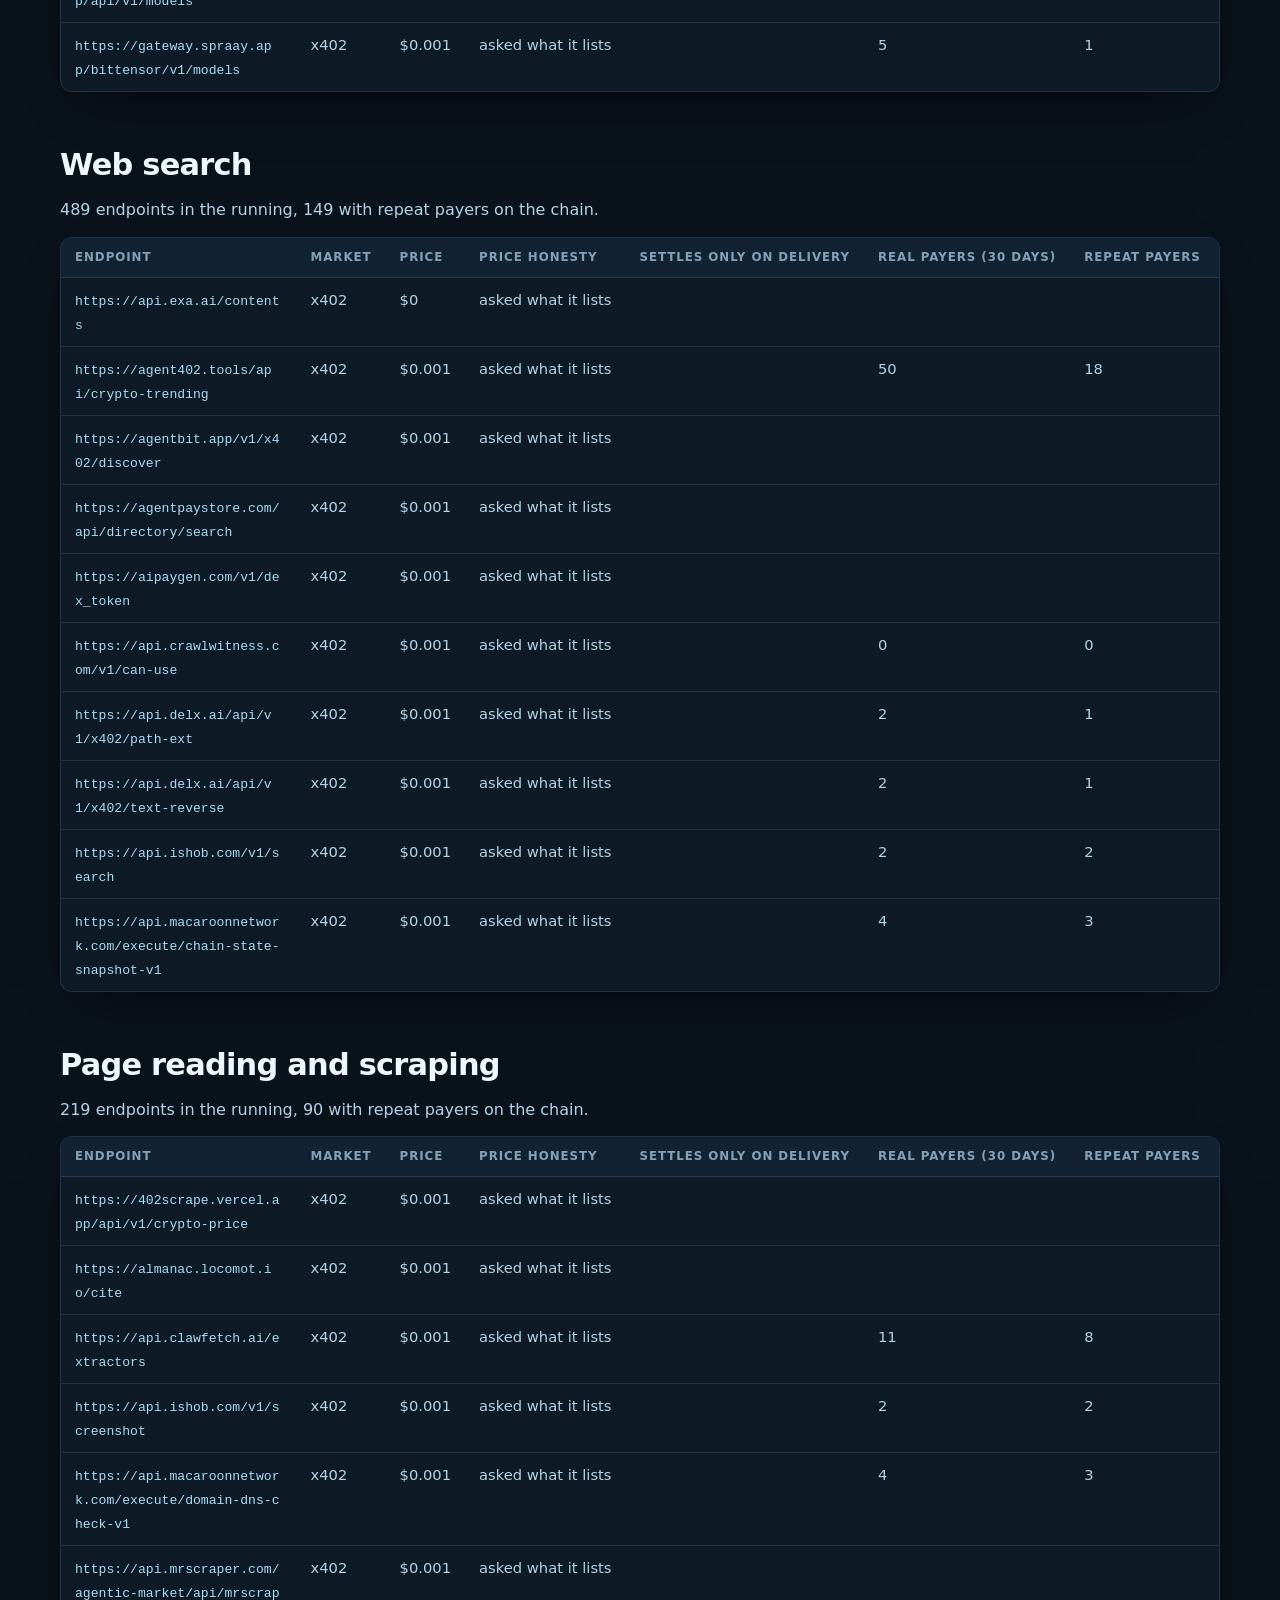
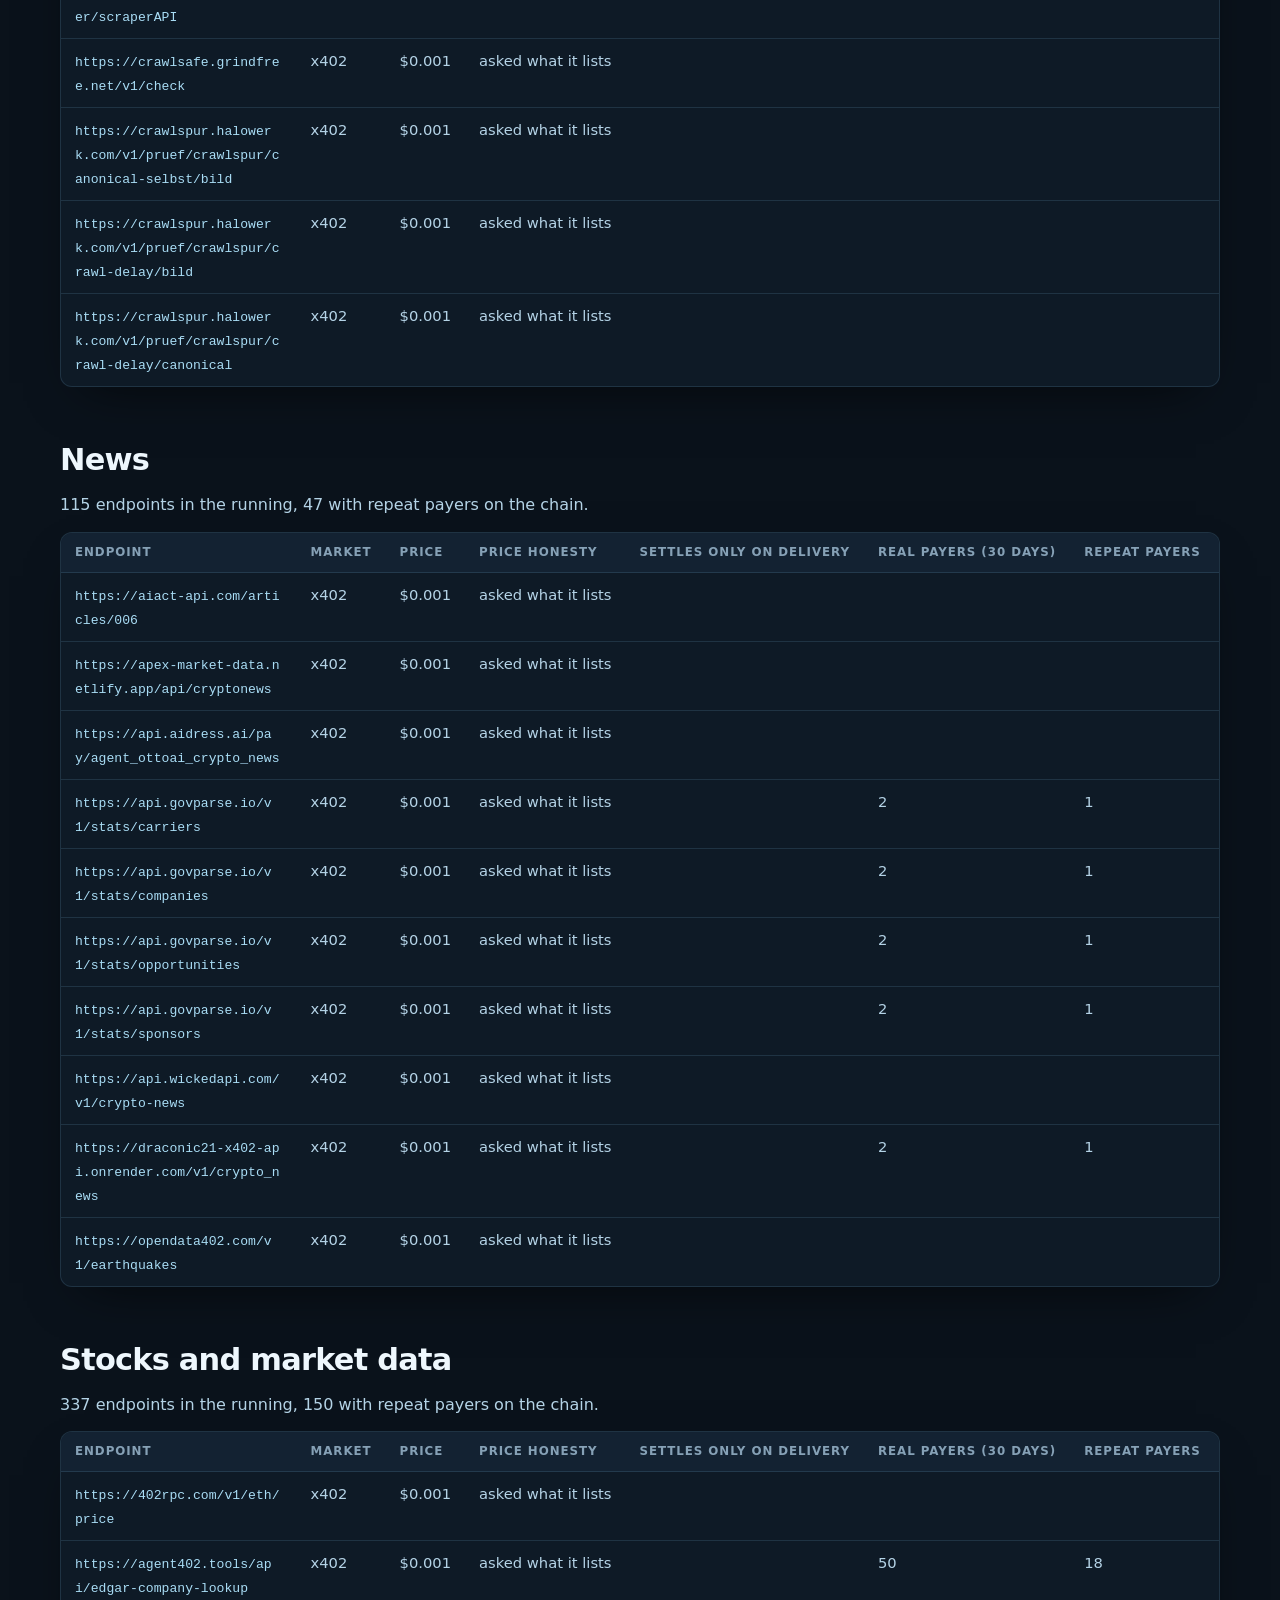
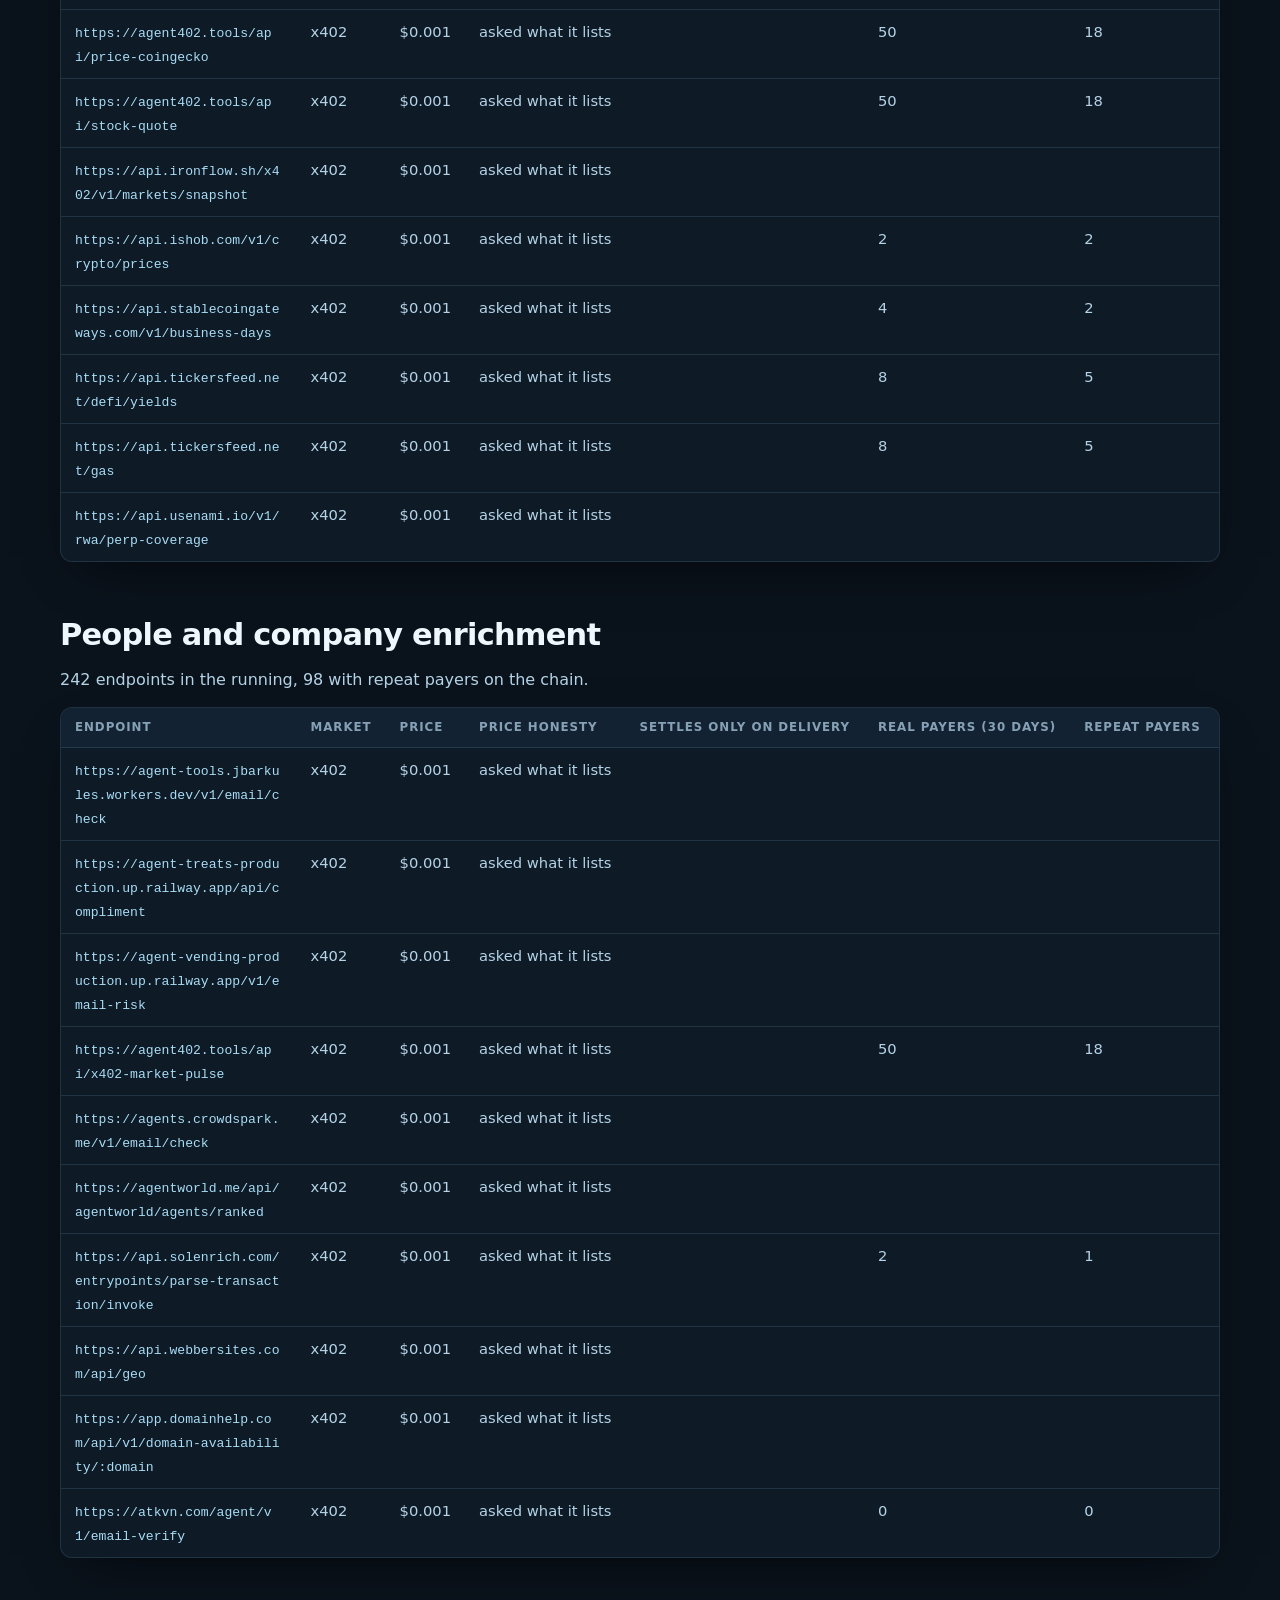
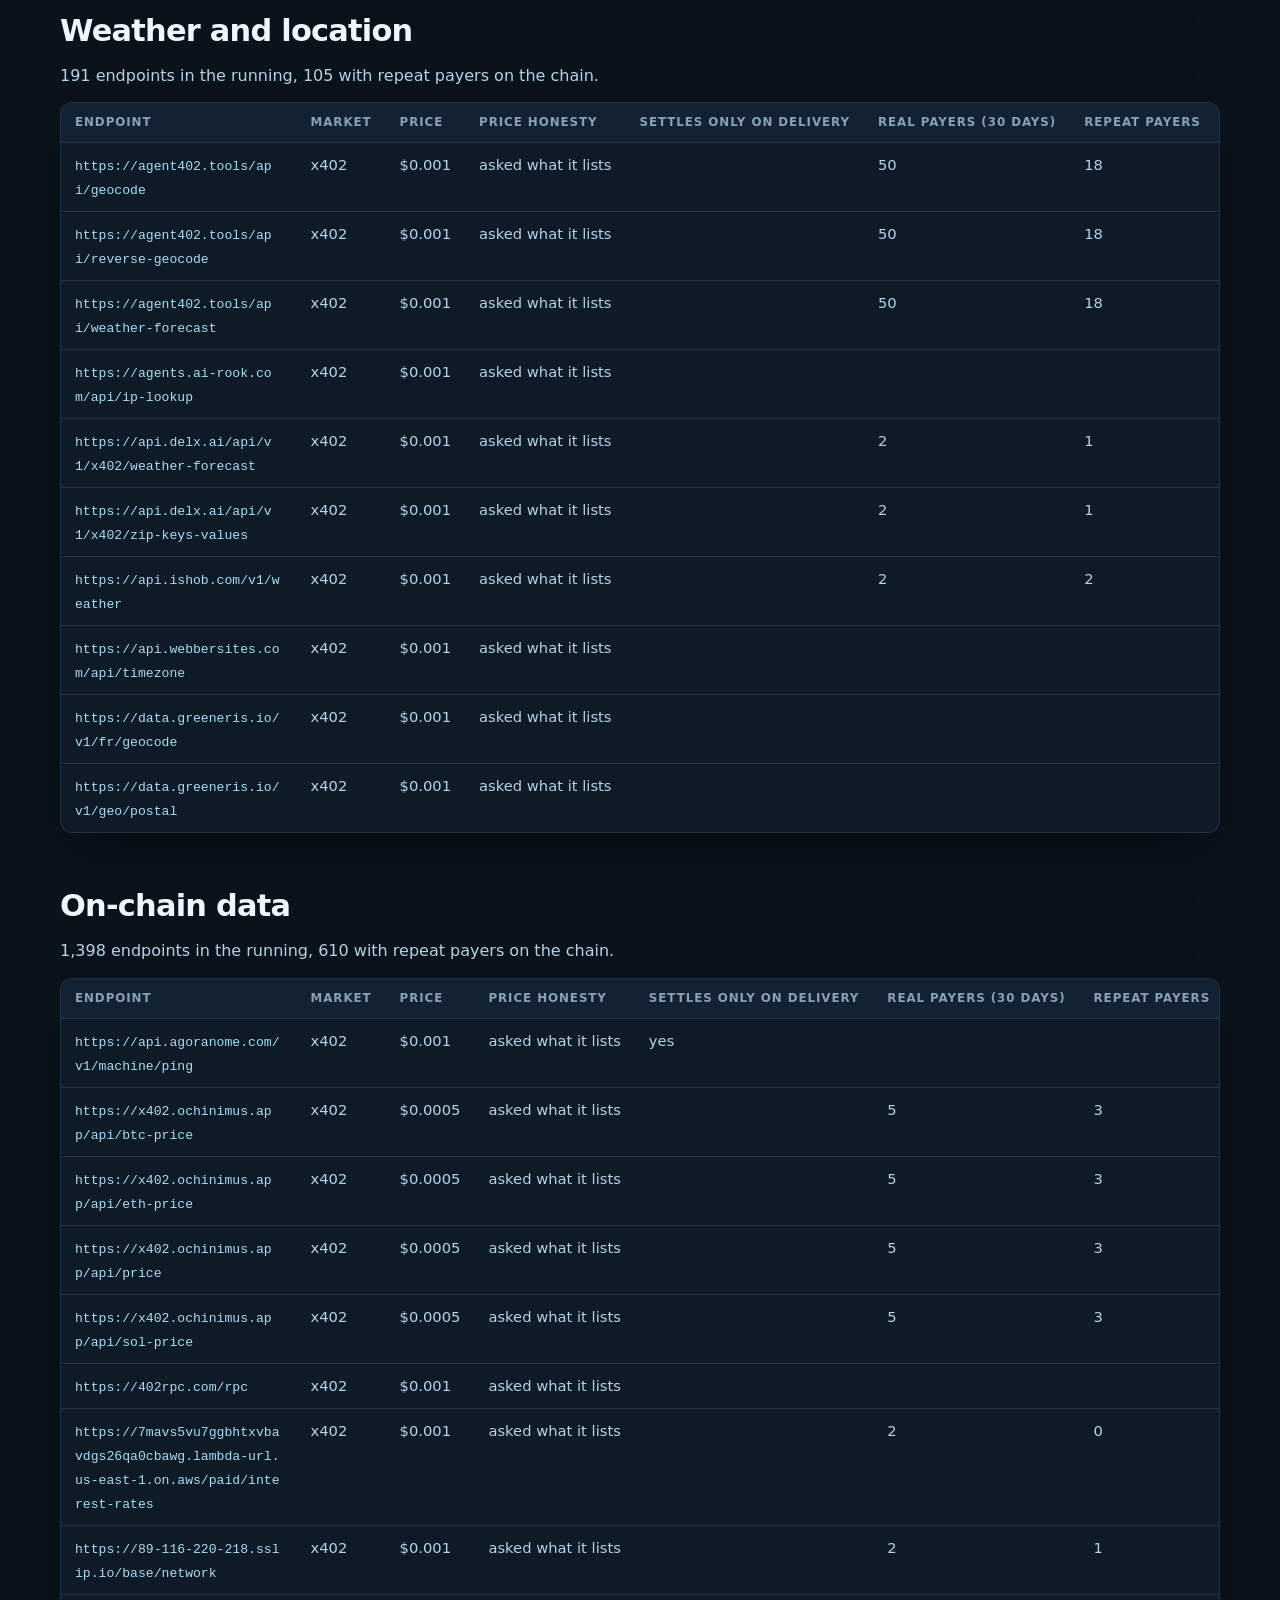
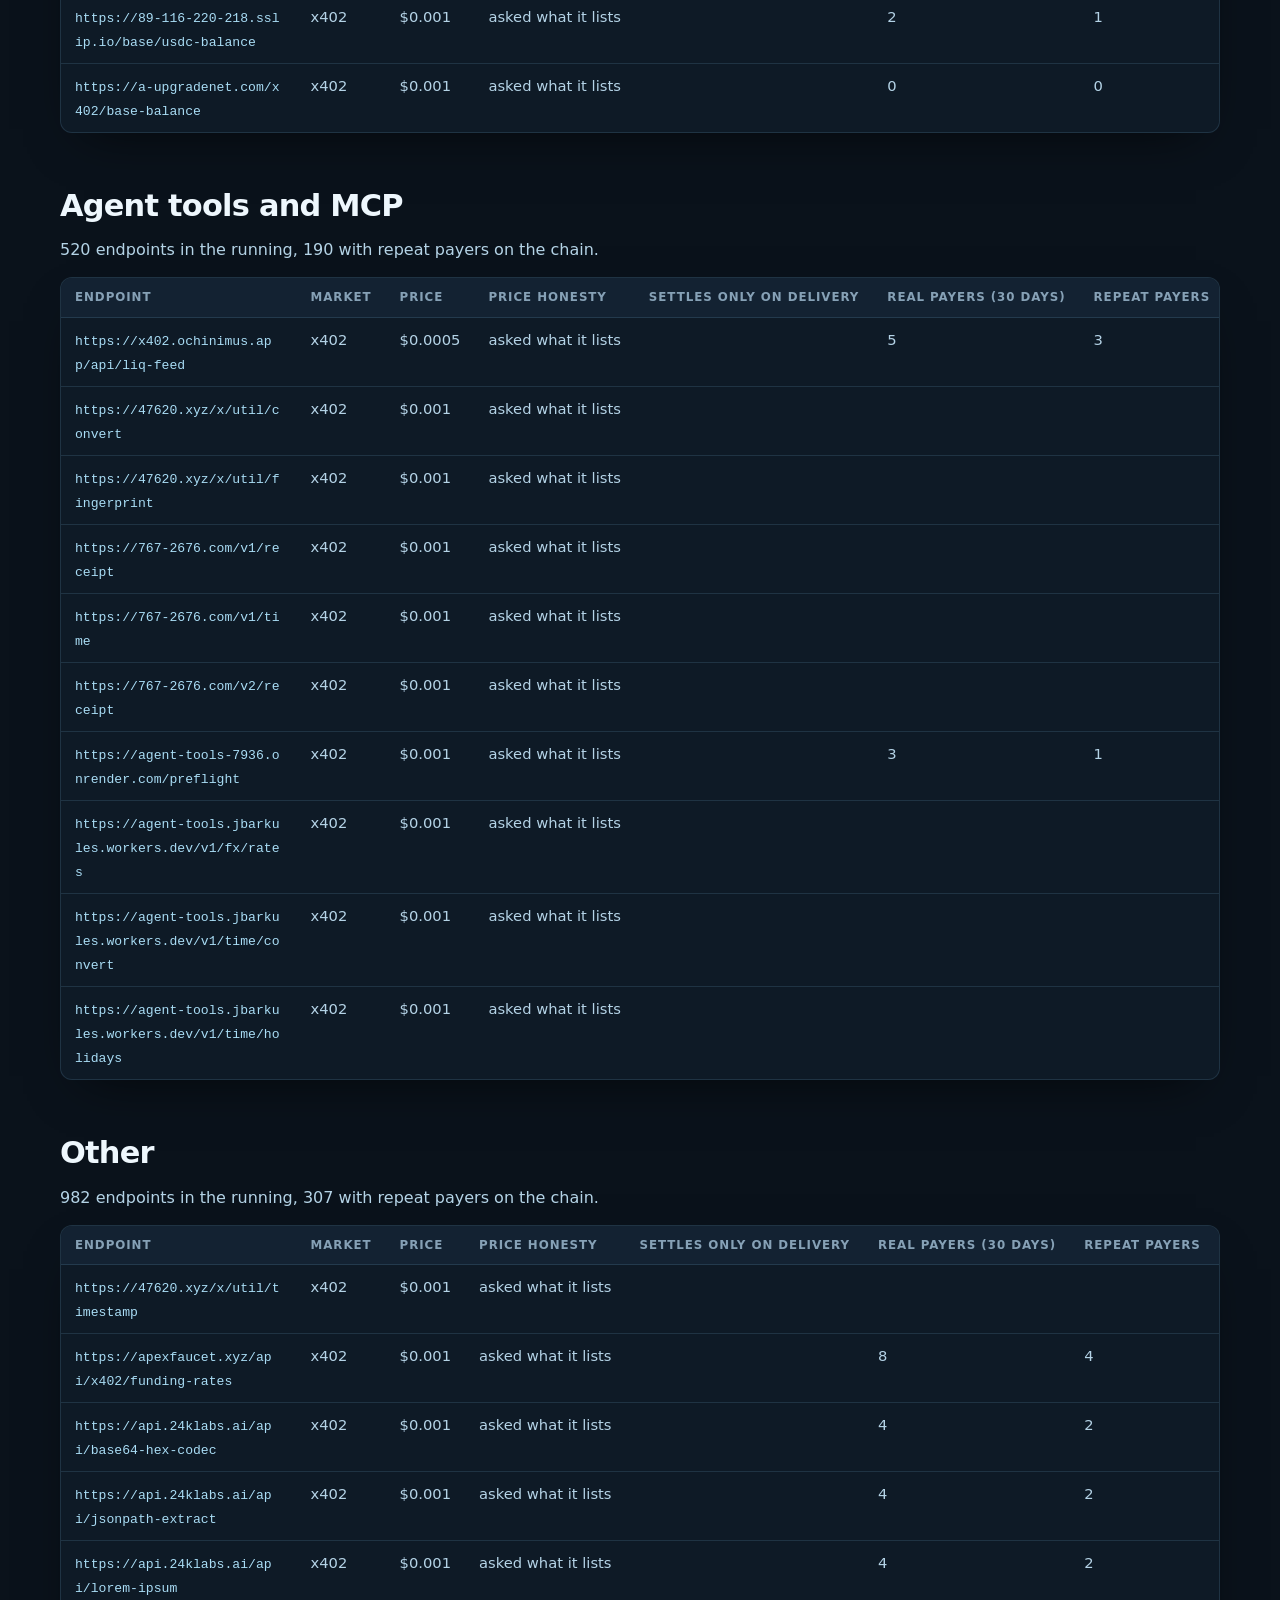
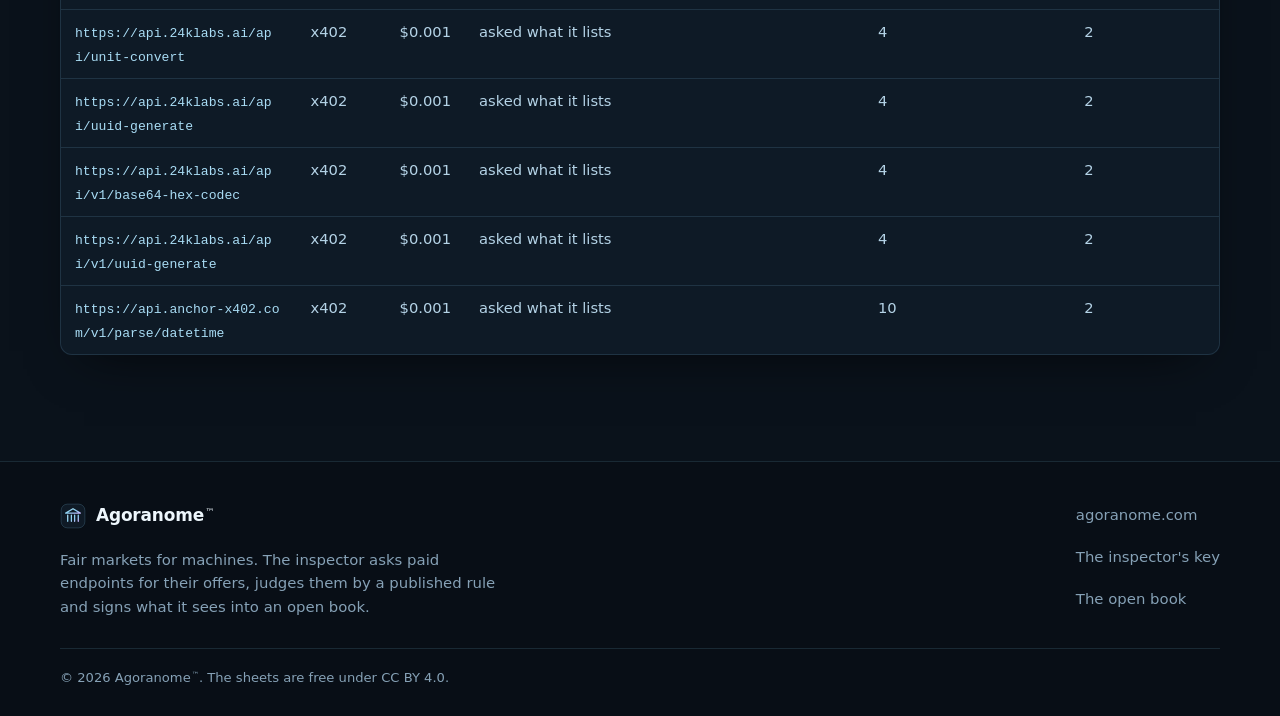
<file: best-buy/index.html>
<!DOCTYPE html>
<html lang="en">
<head>
<meta charset="utf-8">
<meta name="viewport" content="width=device-width, initial-scale=1">
<title>Agoranome: best buys by kind of job</title>
<meta name="color-scheme" content="dark">
<meta name="theme-color" content="#0a121b">
<link rel="icon" href="../mark.svg" type="image/svg+xml">
<link rel="stylesheet" href="../style.css">
</head>
<body>
<a class="skip" href="#main">Skip to content</a>
<div class="glow" aria-hidden="true"><span class="orb orb-1"></span><span class="orb orb-2"></span>
<span class="orb orb-3"></span></div>
<header class="site-header">
  <nav class="nav wrap" aria-label="Main">
    <a class="brand" href="https://agoranome.com/" aria-label="Agoranome home">
      <img src="../mark.svg" alt="" width="30" height="30">
      <span>Agoranome<sup class="tm">&trade;</sup></span>
    </a>
    <ul class="nav-links">
      <li><a href="https://agoranome.com/">Home</a></li>
      <li><a href="https://agoranome.com/inspector">Inspector</a></li>
      <li><a href="../index.html">Open sheet</a></li>
      <li><a href="../best-buy/index.html" aria-current="page">Best buys</a></li>
    </ul>
  </nav>
</header>
<main id="main" class="doc doc-wide">
<p class="eyebrow">Agoranome inspector</p>
<h1>Best buys, by kind of job</h1>
<p class="lead">For each kind of job, the paid endpoints in the running this week, in the order of the published rule
<code>best-buy-1</code>: honest on price first, then those that promise to settle only on delivery, then the lower price.
</p>
<p>Beside each, its delivery signs: real and repeat payers read from the Base chain over 30 days (x402 sellers),
and what paying buyers reported. Signs are shown, never ranked, and no seller can pay for a place. Every row is
built from the signed open book: <a href="../best-buy/2026-11-18-0x6be3ac038e.json">the full list</a>, <a href="../index.html">the sheet</a>.</p>
<h2>PDF and OCR</h2><p>150 endpoints in the running, 56 with repeat payers on the chain.</p><table><tr><th>Endpoint</th><th>Market</th><th>Price</th><th>Price honesty</th><th>Settles only on delivery</th><th>Real payers (30 days)</th><th>Repeat payers</th><th>Buyers' reports</th></tr><tr><td><code>https://agent-tools.jbarkules.workers.dev/v1/time/business-days</code></td><td>x402</td><td>$0.001</td><td>asked what it lists</td><td></td><td></td><td></td><td></td></tr><tr><td><code>https://agentreadiness.halowerk.com/v1/about-link-audit</code></td><td>x402</td><td>$0.001</td><td>asked what it lists</td><td></td><td></td><td></td><td></td></tr><tr><td><code>https://agentreadiness.halowerk.com/v1/about-link-repair</code></td><td>x402</td><td>$0.001</td><td>asked what it lists</td><td></td><td></td><td></td><td></td></tr><tr><td><code>https://agentreadiness.halowerk.com/v1/mcp-discovery-repair</code></td><td>x402</td><td>$0.001</td><td>asked what it lists</td><td></td><td></td><td></td><td></td></tr><tr><td><code>https://agents.crowdspark.me/v1/time/business-days</code></td><td>x402</td><td>$0.001</td><td>asked what it lists</td><td></td><td></td><td></td><td></td></tr><tr><td><code>https://api.bitrefill.com/x402/invoice/status</code></td><td>x402</td><td>$0.001</td><td>asked what it lists</td><td></td><td>403</td><td>12</td><td></td></tr><tr><td><code>https://api.bitrefill.com/x402/products/detail</code></td><td>x402</td><td>$0.001</td><td>asked what it lists</td><td></td><td>403</td><td>12</td><td></td></tr><tr><td><code>https://api.webbersites.com/api/scrape</code></td><td>x402</td><td>$0.001</td><td>asked what it lists</td><td></td><td></td><td></td><td></td></tr><tr><td><code>https://inhalt.halowerk.com/v1/author-name-audit</code></td><td>x402</td><td>$0.001</td><td>asked what it lists</td><td></td><td></td><td></td><td></td></tr><tr><td><code>https://mart402.com/v1/pdf-info</code></td><td>x402</td><td>$0.001</td><td>asked what it lists</td><td></td><td>2</td><td>1</td><td></td></tr></table><h2>Image, audio and video</h2><p>238 endpoints in the running, 87 with repeat payers on the chain.</p><table><tr><th>Endpoint</th><th>Market</th><th>Price</th><th>Price honesty</th><th>Settles only on delivery</th><th>Real payers (30 days)</th><th>Repeat payers</th><th>Buyers' reports</th></tr><tr><td><code>https://agent-tools.jbarkules.workers.dev/v1/web/meta</code></td><td>x402</td><td>$0.001</td><td>asked what it lists</td><td></td><td></td><td></td><td></td></tr><tr><td><code>https://agents.crowdspark.me/v1/web/meta</code></td><td>x402</td><td>$0.001</td><td>asked what it lists</td><td></td><td></td><td></td><td></td></tr><tr><td><code>https://apexfaucet.xyz/api/x402/page-snap</code></td><td>x402</td><td>$0.001</td><td>asked what it lists</td><td></td><td>8</td><td>4</td><td></td></tr><tr><td><code>https://api.ishob.com/v1/product-code</code></td><td>x402</td><td>$0.001</td><td>asked what it lists</td><td></td><td>2</td><td>2</td><td></td></tr><tr><td><code>https://api.liquidagent.ai/v1/shop/mintandmarquee/search</code></td><td>x402</td><td>$0.001</td><td>asked what it lists</td><td></td><td></td><td></td><td></td></tr><tr><td><code>https://api.webbersites.com/api/seo/alt-check</code></td><td>x402</td><td>$0.001</td><td>asked what it lists</td><td></td><td></td><td></td><td></td></tr><tr><td><code>https://clearcut-production-bcc0.up.railway.app/api/remove-background</code></td><td>x402</td><td>$0.001</td><td>asked what it lists</td><td></td><td></td><td></td><td></td></tr><tr><td><code>https://elevenlabs.x402.paywithlocus.com/elevenlabs/tts</code></td><td>x402</td><td>$0.001</td><td>asked what it lists</td><td></td><td></td><td></td><td></td></tr><tr><td><code>https://gamemaxxing.baes.so/api/agent/v1/search</code></td><td>x402</td><td>$0.001</td><td>asked what it lists</td><td></td><td>5</td><td>4</td><td></td></tr><tr><td><code>https://http--forest-gas-station-mainnet--lcjl27p8lmjs.code.run/commerce/changed</code></td><td>x402</td><td>$0.001</td><td>asked what it lists</td><td></td><td>3</td><td>3</td><td></td></tr></table><h2>AI model access</h2><p>307 endpoints in the running, 165 with repeat payers on the chain.</p><table><tr><th>Endpoint</th><th>Market</th><th>Price</th><th>Price honesty</th><th>Settles only on delivery</th><th>Real payers (30 days)</th><th>Repeat payers</th><th>Buyers' reports</th></tr><tr><td><code>https://aeonport.com/api/x402/bazaar/schema-validate</code></td><td>x402</td><td>$0.001</td><td>asked what it lists</td><td></td><td>0</td><td>0</td><td></td></tr><tr><td><code>https://agent402.tools/v1/metered/chat/completions</code></td><td>x402</td><td>$0.001</td><td>asked what it lists</td><td></td><td>50</td><td>18</td><td></td></tr><tr><td><code>https://api.clawfetch.ai/fetch</code></td><td>x402</td><td>$0.001</td><td>asked what it lists</td><td></td><td>11</td><td>8</td><td></td></tr><tr><td><code>https://api.data4agents.dev/v1/latency/global</code></td><td>x402</td><td>$0.001</td><td>asked what it lists</td><td></td><td></td><td></td><td></td></tr><tr><td><code>https://api.delx.ai/api/v1/x402/token-estimate</code></td><td>x402</td><td>$0.001</td><td>asked what it lists</td><td></td><td>2</td><td>1</td><td></td></tr><tr><td><code>https://api.macaroonnetwork.com/execute/polymathica-gpu-llm-pricing-v1</code></td><td>x402</td><td>$0.001</td><td>asked what it lists</td><td></td><td>4</td><td>3</td><td></td></tr><tr><td><code>https://api.opencheap.si/v1/chat/completions</code></td><td>x402</td><td>$0.001</td><td>asked what it lists</td><td></td><td>2</td><td>1</td><td></td></tr><tr><td><code>https://freetier-agent-api.pages.dev/api/free-tiers</code></td><td>x402</td><td>$0.001</td><td>asked what it lists</td><td></td><td>1</td><td>0</td><td></td></tr><tr><td><code>https://gateway.spraay.app/api/v1/models</code></td><td>x402</td><td>$0.001</td><td>asked what it lists</td><td></td><td>5</td><td>1</td><td></td></tr><tr><td><code>https://gateway.spraay.app/bittensor/v1/models</code></td><td>x402</td><td>$0.001</td><td>asked what it lists</td><td></td><td>5</td><td>1</td><td></td></tr></table><h2>Web search</h2><p>489 endpoints in the running, 149 with repeat payers on the chain.</p><table><tr><th>Endpoint</th><th>Market</th><th>Price</th><th>Price honesty</th><th>Settles only on delivery</th><th>Real payers (30 days)</th><th>Repeat payers</th><th>Buyers' reports</th></tr><tr><td><code>https://api.exa.ai/contents</code></td><td>x402</td><td>$0</td><td>asked what it lists</td><td></td><td></td><td></td><td></td></tr><tr><td><code>https://agent402.tools/api/crypto-trending</code></td><td>x402</td><td>$0.001</td><td>asked what it lists</td><td></td><td>50</td><td>18</td><td></td></tr><tr><td><code>https://agentbit.app/v1/x402/discover</code></td><td>x402</td><td>$0.001</td><td>asked what it lists</td><td></td><td></td><td></td><td></td></tr><tr><td><code>https://agentpaystore.com/api/directory/search</code></td><td>x402</td><td>$0.001</td><td>asked what it lists</td><td></td><td></td><td></td><td></td></tr><tr><td><code>https://aipaygen.com/v1/dex_token</code></td><td>x402</td><td>$0.001</td><td>asked what it lists</td><td></td><td></td><td></td><td></td></tr><tr><td><code>https://api.crawlwitness.com/v1/can-use</code></td><td>x402</td><td>$0.001</td><td>asked what it lists</td><td></td><td>0</td><td>0</td><td></td></tr><tr><td><code>https://api.delx.ai/api/v1/x402/path-ext</code></td><td>x402</td><td>$0.001</td><td>asked what it lists</td><td></td><td>2</td><td>1</td><td></td></tr><tr><td><code>https://api.delx.ai/api/v1/x402/text-reverse</code></td><td>x402</td><td>$0.001</td><td>asked what it lists</td><td></td><td>2</td><td>1</td><td></td></tr><tr><td><code>https://api.ishob.com/v1/search</code></td><td>x402</td><td>$0.001</td><td>asked what it lists</td><td></td><td>2</td><td>2</td><td></td></tr><tr><td><code>https://api.macaroonnetwork.com/execute/chain-state-snapshot-v1</code></td><td>x402</td><td>$0.001</td><td>asked what it lists</td><td></td><td>4</td><td>3</td><td></td></tr></table><h2>Page reading and scraping</h2><p>219 endpoints in the running, 90 with repeat payers on the chain.</p><table><tr><th>Endpoint</th><th>Market</th><th>Price</th><th>Price honesty</th><th>Settles only on delivery</th><th>Real payers (30 days)</th><th>Repeat payers</th><th>Buyers' reports</th></tr><tr><td><code>https://402scrape.vercel.app/api/v1/crypto-price</code></td><td>x402</td><td>$0.001</td><td>asked what it lists</td><td></td><td></td><td></td><td></td></tr><tr><td><code>https://almanac.locomot.io/cite</code></td><td>x402</td><td>$0.001</td><td>asked what it lists</td><td></td><td></td><td></td><td></td></tr><tr><td><code>https://api.clawfetch.ai/extractors</code></td><td>x402</td><td>$0.001</td><td>asked what it lists</td><td></td><td>11</td><td>8</td><td></td></tr><tr><td><code>https://api.ishob.com/v1/screenshot</code></td><td>x402</td><td>$0.001</td><td>asked what it lists</td><td></td><td>2</td><td>2</td><td></td></tr><tr><td><code>https://api.macaroonnetwork.com/execute/domain-dns-check-v1</code></td><td>x402</td><td>$0.001</td><td>asked what it lists</td><td></td><td>4</td><td>3</td><td></td></tr><tr><td><code>https://api.mrscraper.com/agentic-market/api/mrscraper/scraperAPI</code></td><td>x402</td><td>$0.001</td><td>asked what it lists</td><td></td><td></td><td></td><td></td></tr><tr><td><code>https://crawlsafe.grindfree.net/v1/check</code></td><td>x402</td><td>$0.001</td><td>asked what it lists</td><td></td><td></td><td></td><td></td></tr><tr><td><code>https://crawlspur.halowerk.com/v1/pruef/crawlspur/canonical-selbst/bild</code></td><td>x402</td><td>$0.001</td><td>asked what it lists</td><td></td><td></td><td></td><td></td></tr><tr><td><code>https://crawlspur.halowerk.com/v1/pruef/crawlspur/crawl-delay/bild</code></td><td>x402</td><td>$0.001</td><td>asked what it lists</td><td></td><td></td><td></td><td></td></tr><tr><td><code>https://crawlspur.halowerk.com/v1/pruef/crawlspur/crawl-delay/canonical</code></td><td>x402</td><td>$0.001</td><td>asked what it lists</td><td></td><td></td><td></td><td></td></tr></table><h2>News</h2><p>115 endpoints in the running, 47 with repeat payers on the chain.</p><table><tr><th>Endpoint</th><th>Market</th><th>Price</th><th>Price honesty</th><th>Settles only on delivery</th><th>Real payers (30 days)</th><th>Repeat payers</th><th>Buyers' reports</th></tr><tr><td><code>https://aiact-api.com/articles/006</code></td><td>x402</td><td>$0.001</td><td>asked what it lists</td><td></td><td></td><td></td><td></td></tr><tr><td><code>https://apex-market-data.netlify.app/api/cryptonews</code></td><td>x402</td><td>$0.001</td><td>asked what it lists</td><td></td><td></td><td></td><td></td></tr><tr><td><code>https://api.aidress.ai/pay/agent_ottoai_crypto_news</code></td><td>x402</td><td>$0.001</td><td>asked what it lists</td><td></td><td></td><td></td><td></td></tr><tr><td><code>https://api.govparse.io/v1/stats/carriers</code></td><td>x402</td><td>$0.001</td><td>asked what it lists</td><td></td><td>2</td><td>1</td><td></td></tr><tr><td><code>https://api.govparse.io/v1/stats/companies</code></td><td>x402</td><td>$0.001</td><td>asked what it lists</td><td></td><td>2</td><td>1</td><td></td></tr><tr><td><code>https://api.govparse.io/v1/stats/opportunities</code></td><td>x402</td><td>$0.001</td><td>asked what it lists</td><td></td><td>2</td><td>1</td><td></td></tr><tr><td><code>https://api.govparse.io/v1/stats/sponsors</code></td><td>x402</td><td>$0.001</td><td>asked what it lists</td><td></td><td>2</td><td>1</td><td></td></tr><tr><td><code>https://api.wickedapi.com/v1/crypto-news</code></td><td>x402</td><td>$0.001</td><td>asked what it lists</td><td></td><td></td><td></td><td></td></tr><tr><td><code>https://draconic21-x402-api.onrender.com/v1/crypto_news</code></td><td>x402</td><td>$0.001</td><td>asked what it lists</td><td></td><td>2</td><td>1</td><td></td></tr><tr><td><code>https://opendata402.com/v1/earthquakes</code></td><td>x402</td><td>$0.001</td><td>asked what it lists</td><td></td><td></td><td></td><td></td></tr></table><h2>Stocks and market data</h2><p>337 endpoints in the running, 150 with repeat payers on the chain.</p><table><tr><th>Endpoint</th><th>Market</th><th>Price</th><th>Price honesty</th><th>Settles only on delivery</th><th>Real payers (30 days)</th><th>Repeat payers</th><th>Buyers' reports</th></tr><tr><td><code>https://402rpc.com/v1/eth/price</code></td><td>x402</td><td>$0.001</td><td>asked what it lists</td><td></td><td></td><td></td><td></td></tr><tr><td><code>https://agent402.tools/api/edgar-company-lookup</code></td><td>x402</td><td>$0.001</td><td>asked what it lists</td><td></td><td>50</td><td>18</td><td></td></tr><tr><td><code>https://agent402.tools/api/price-coingecko</code></td><td>x402</td><td>$0.001</td><td>asked what it lists</td><td></td><td>50</td><td>18</td><td></td></tr><tr><td><code>https://agent402.tools/api/stock-quote</code></td><td>x402</td><td>$0.001</td><td>asked what it lists</td><td></td><td>50</td><td>18</td><td></td></tr><tr><td><code>https://api.ironflow.sh/x402/v1/markets/snapshot</code></td><td>x402</td><td>$0.001</td><td>asked what it lists</td><td></td><td></td><td></td><td></td></tr><tr><td><code>https://api.ishob.com/v1/crypto/prices</code></td><td>x402</td><td>$0.001</td><td>asked what it lists</td><td></td><td>2</td><td>2</td><td></td></tr><tr><td><code>https://api.stablecoingateways.com/v1/business-days</code></td><td>x402</td><td>$0.001</td><td>asked what it lists</td><td></td><td>4</td><td>2</td><td></td></tr><tr><td><code>https://api.tickersfeed.net/defi/yields</code></td><td>x402</td><td>$0.001</td><td>asked what it lists</td><td></td><td>8</td><td>5</td><td></td></tr><tr><td><code>https://api.tickersfeed.net/gas</code></td><td>x402</td><td>$0.001</td><td>asked what it lists</td><td></td><td>8</td><td>5</td><td></td></tr><tr><td><code>https://api.usenami.io/v1/rwa/perp-coverage</code></td><td>x402</td><td>$0.001</td><td>asked what it lists</td><td></td><td></td><td></td><td></td></tr></table><h2>People and company enrichment</h2><p>242 endpoints in the running, 98 with repeat payers on the chain.</p><table><tr><th>Endpoint</th><th>Market</th><th>Price</th><th>Price honesty</th><th>Settles only on delivery</th><th>Real payers (30 days)</th><th>Repeat payers</th><th>Buyers' reports</th></tr><tr><td><code>https://agent-tools.jbarkules.workers.dev/v1/email/check</code></td><td>x402</td><td>$0.001</td><td>asked what it lists</td><td></td><td></td><td></td><td></td></tr><tr><td><code>https://agent-treats-production.up.railway.app/api/compliment</code></td><td>x402</td><td>$0.001</td><td>asked what it lists</td><td></td><td></td><td></td><td></td></tr><tr><td><code>https://agent-vending-production.up.railway.app/v1/email-risk</code></td><td>x402</td><td>$0.001</td><td>asked what it lists</td><td></td><td></td><td></td><td></td></tr><tr><td><code>https://agent402.tools/api/x402-market-pulse</code></td><td>x402</td><td>$0.001</td><td>asked what it lists</td><td></td><td>50</td><td>18</td><td></td></tr><tr><td><code>https://agents.crowdspark.me/v1/email/check</code></td><td>x402</td><td>$0.001</td><td>asked what it lists</td><td></td><td></td><td></td><td></td></tr><tr><td><code>https://agentworld.me/api/agentworld/agents/ranked</code></td><td>x402</td><td>$0.001</td><td>asked what it lists</td><td></td><td></td><td></td><td></td></tr><tr><td><code>https://api.solenrich.com/entrypoints/parse-transaction/invoke</code></td><td>x402</td><td>$0.001</td><td>asked what it lists</td><td></td><td>2</td><td>1</td><td></td></tr><tr><td><code>https://api.webbersites.com/api/geo</code></td><td>x402</td><td>$0.001</td><td>asked what it lists</td><td></td><td></td><td></td><td></td></tr><tr><td><code>https://app.domainhelp.com/api/v1/domain-availability/:domain</code></td><td>x402</td><td>$0.001</td><td>asked what it lists</td><td></td><td></td><td></td><td></td></tr><tr><td><code>https://atkvn.com/agent/v1/email-verify</code></td><td>x402</td><td>$0.001</td><td>asked what it lists</td><td></td><td>0</td><td>0</td><td></td></tr></table><h2>Weather and location</h2><p>191 endpoints in the running, 105 with repeat payers on the chain.</p><table><tr><th>Endpoint</th><th>Market</th><th>Price</th><th>Price honesty</th><th>Settles only on delivery</th><th>Real payers (30 days)</th><th>Repeat payers</th><th>Buyers' reports</th></tr><tr><td><code>https://agent402.tools/api/geocode</code></td><td>x402</td><td>$0.001</td><td>asked what it lists</td><td></td><td>50</td><td>18</td><td></td></tr><tr><td><code>https://agent402.tools/api/reverse-geocode</code></td><td>x402</td><td>$0.001</td><td>asked what it lists</td><td></td><td>50</td><td>18</td><td></td></tr><tr><td><code>https://agent402.tools/api/weather-forecast</code></td><td>x402</td><td>$0.001</td><td>asked what it lists</td><td></td><td>50</td><td>18</td><td></td></tr><tr><td><code>https://agents.ai-rook.com/api/ip-lookup</code></td><td>x402</td><td>$0.001</td><td>asked what it lists</td><td></td><td></td><td></td><td></td></tr><tr><td><code>https://api.delx.ai/api/v1/x402/weather-forecast</code></td><td>x402</td><td>$0.001</td><td>asked what it lists</td><td></td><td>2</td><td>1</td><td></td></tr><tr><td><code>https://api.delx.ai/api/v1/x402/zip-keys-values</code></td><td>x402</td><td>$0.001</td><td>asked what it lists</td><td></td><td>2</td><td>1</td><td></td></tr><tr><td><code>https://api.ishob.com/v1/weather</code></td><td>x402</td><td>$0.001</td><td>asked what it lists</td><td></td><td>2</td><td>2</td><td></td></tr><tr><td><code>https://api.webbersites.com/api/timezone</code></td><td>x402</td><td>$0.001</td><td>asked what it lists</td><td></td><td></td><td></td><td></td></tr><tr><td><code>https://data.greeneris.io/v1/fr/geocode</code></td><td>x402</td><td>$0.001</td><td>asked what it lists</td><td></td><td></td><td></td><td></td></tr><tr><td><code>https://data.greeneris.io/v1/geo/postal</code></td><td>x402</td><td>$0.001</td><td>asked what it lists</td><td></td><td></td><td></td><td></td></tr></table><h2>On-chain data</h2><p>1,398 endpoints in the running, 610 with repeat payers on the chain.</p><table><tr><th>Endpoint</th><th>Market</th><th>Price</th><th>Price honesty</th><th>Settles only on delivery</th><th>Real payers (30 days)</th><th>Repeat payers</th><th>Buyers' reports</th></tr><tr><td><code>https://api.agoranome.com/v1/machine/ping</code></td><td>x402</td><td>$0.001</td><td>asked what it lists</td><td>yes</td><td></td><td></td><td></td></tr><tr><td><code>https://x402.ochinimus.app/api/btc-price</code></td><td>x402</td><td>$0.0005</td><td>asked what it lists</td><td></td><td>5</td><td>3</td><td></td></tr><tr><td><code>https://x402.ochinimus.app/api/eth-price</code></td><td>x402</td><td>$0.0005</td><td>asked what it lists</td><td></td><td>5</td><td>3</td><td></td></tr><tr><td><code>https://x402.ochinimus.app/api/price</code></td><td>x402</td><td>$0.0005</td><td>asked what it lists</td><td></td><td>5</td><td>3</td><td></td></tr><tr><td><code>https://x402.ochinimus.app/api/sol-price</code></td><td>x402</td><td>$0.0005</td><td>asked what it lists</td><td></td><td>5</td><td>3</td><td></td></tr><tr><td><code>https://402rpc.com/rpc</code></td><td>x402</td><td>$0.001</td><td>asked what it lists</td><td></td><td></td><td></td><td></td></tr><tr><td><code>https://7mavs5vu7ggbhtxvbavdgs26qa0cbawg.lambda-url.us-east-1.on.aws/paid/interest-rates</code></td><td>x402</td><td>$0.001</td><td>asked what it lists</td><td></td><td>2</td><td>0</td><td></td></tr><tr><td><code>https://89-116-220-218.sslip.io/base/network</code></td><td>x402</td><td>$0.001</td><td>asked what it lists</td><td></td><td>2</td><td>1</td><td></td></tr><tr><td><code>https://89-116-220-218.sslip.io/base/usdc-balance</code></td><td>x402</td><td>$0.001</td><td>asked what it lists</td><td></td><td>2</td><td>1</td><td></td></tr><tr><td><code>https://a-upgradenet.com/x402/base-balance</code></td><td>x402</td><td>$0.001</td><td>asked what it lists</td><td></td><td>0</td><td>0</td><td></td></tr></table><h2>Agent tools and MCP</h2><p>520 endpoints in the running, 190 with repeat payers on the chain.</p><table><tr><th>Endpoint</th><th>Market</th><th>Price</th><th>Price honesty</th><th>Settles only on delivery</th><th>Real payers (30 days)</th><th>Repeat payers</th><th>Buyers' reports</th></tr><tr><td><code>https://x402.ochinimus.app/api/liq-feed</code></td><td>x402</td><td>$0.0005</td><td>asked what it lists</td><td></td><td>5</td><td>3</td><td></td></tr><tr><td><code>https://47620.xyz/x/util/convert</code></td><td>x402</td><td>$0.001</td><td>asked what it lists</td><td></td><td></td><td></td><td></td></tr><tr><td><code>https://47620.xyz/x/util/fingerprint</code></td><td>x402</td><td>$0.001</td><td>asked what it lists</td><td></td><td></td><td></td><td></td></tr><tr><td><code>https://767-2676.com/v1/receipt</code></td><td>x402</td><td>$0.001</td><td>asked what it lists</td><td></td><td></td><td></td><td></td></tr><tr><td><code>https://767-2676.com/v1/time</code></td><td>x402</td><td>$0.001</td><td>asked what it lists</td><td></td><td></td><td></td><td></td></tr><tr><td><code>https://767-2676.com/v2/receipt</code></td><td>x402</td><td>$0.001</td><td>asked what it lists</td><td></td><td></td><td></td><td></td></tr><tr><td><code>https://agent-tools-7936.onrender.com/preflight</code></td><td>x402</td><td>$0.001</td><td>asked what it lists</td><td></td><td>3</td><td>1</td><td></td></tr><tr><td><code>https://agent-tools.jbarkules.workers.dev/v1/fx/rates</code></td><td>x402</td><td>$0.001</td><td>asked what it lists</td><td></td><td></td><td></td><td></td></tr><tr><td><code>https://agent-tools.jbarkules.workers.dev/v1/time/convert</code></td><td>x402</td><td>$0.001</td><td>asked what it lists</td><td></td><td></td><td></td><td></td></tr><tr><td><code>https://agent-tools.jbarkules.workers.dev/v1/time/holidays</code></td><td>x402</td><td>$0.001</td><td>asked what it lists</td><td></td><td></td><td></td><td></td></tr></table><h2>Other</h2><p>982 endpoints in the running, 307 with repeat payers on the chain.</p><table><tr><th>Endpoint</th><th>Market</th><th>Price</th><th>Price honesty</th><th>Settles only on delivery</th><th>Real payers (30 days)</th><th>Repeat payers</th><th>Buyers' reports</th></tr><tr><td><code>https://47620.xyz/x/util/timestamp</code></td><td>x402</td><td>$0.001</td><td>asked what it lists</td><td></td><td></td><td></td><td></td></tr><tr><td><code>https://apexfaucet.xyz/api/x402/funding-rates</code></td><td>x402</td><td>$0.001</td><td>asked what it lists</td><td></td><td>8</td><td>4</td><td></td></tr><tr><td><code>https://api.24klabs.ai/api/base64-hex-codec</code></td><td>x402</td><td>$0.001</td><td>asked what it lists</td><td></td><td>4</td><td>2</td><td></td></tr><tr><td><code>https://api.24klabs.ai/api/jsonpath-extract</code></td><td>x402</td><td>$0.001</td><td>asked what it lists</td><td></td><td>4</td><td>2</td><td></td></tr><tr><td><code>https://api.24klabs.ai/api/lorem-ipsum</code></td><td>x402</td><td>$0.001</td><td>asked what it lists</td><td></td><td>4</td><td>2</td><td></td></tr><tr><td><code>https://api.24klabs.ai/api/unit-convert</code></td><td>x402</td><td>$0.001</td><td>asked what it lists</td><td></td><td>4</td><td>2</td><td></td></tr><tr><td><code>https://api.24klabs.ai/api/uuid-generate</code></td><td>x402</td><td>$0.001</td><td>asked what it lists</td><td></td><td>4</td><td>2</td><td></td></tr><tr><td><code>https://api.24klabs.ai/api/v1/base64-hex-codec</code></td><td>x402</td><td>$0.001</td><td>asked what it lists</td><td></td><td>4</td><td>2</td><td></td></tr><tr><td><code>https://api.24klabs.ai/api/v1/uuid-generate</code></td><td>x402</td><td>$0.001</td><td>asked what it lists</td><td></td><td>4</td><td>2</td><td></td></tr><tr><td><code>https://api.anchor-x402.com/v1/parse/datetime</code></td><td>x402</td><td>$0.001</td><td>asked what it lists</td><td></td><td>10</td><td>2</td><td></td></tr></table>
</main>
<footer class="site-footer">
  <div class="wrap footer-grid">
    <div class="footer-brand">
      <a class="brand" href="https://agoranome.com/"><img src="../mark.svg" alt="" width="26" height="26">
        <span>Agoranome<sup class="tm">&trade;</sup></span></a>
      <p>Fair markets for machines. The inspector asks paid endpoints for their offers, judges them by a published rule
      and signs what it sees into an open book.</p>
    </div>
    <ul class="footer-links">
      <li><a href="https://agoranome.com/">agoranome.com</a></li>
      <li><a href="https://agoranome.com/inspector">The inspector's key</a></li>
      <li><a href="../book.jsonl">The open book</a></li>
    </ul>
  </div>
  <div class="wrap footer-base">
    <p>&copy; 2026 Agoranome<sup class="tm">&trade;</sup>. The sheets are free under CC BY 4.0.</p>
  </div>
</footer>
</body>
</html>
</file>
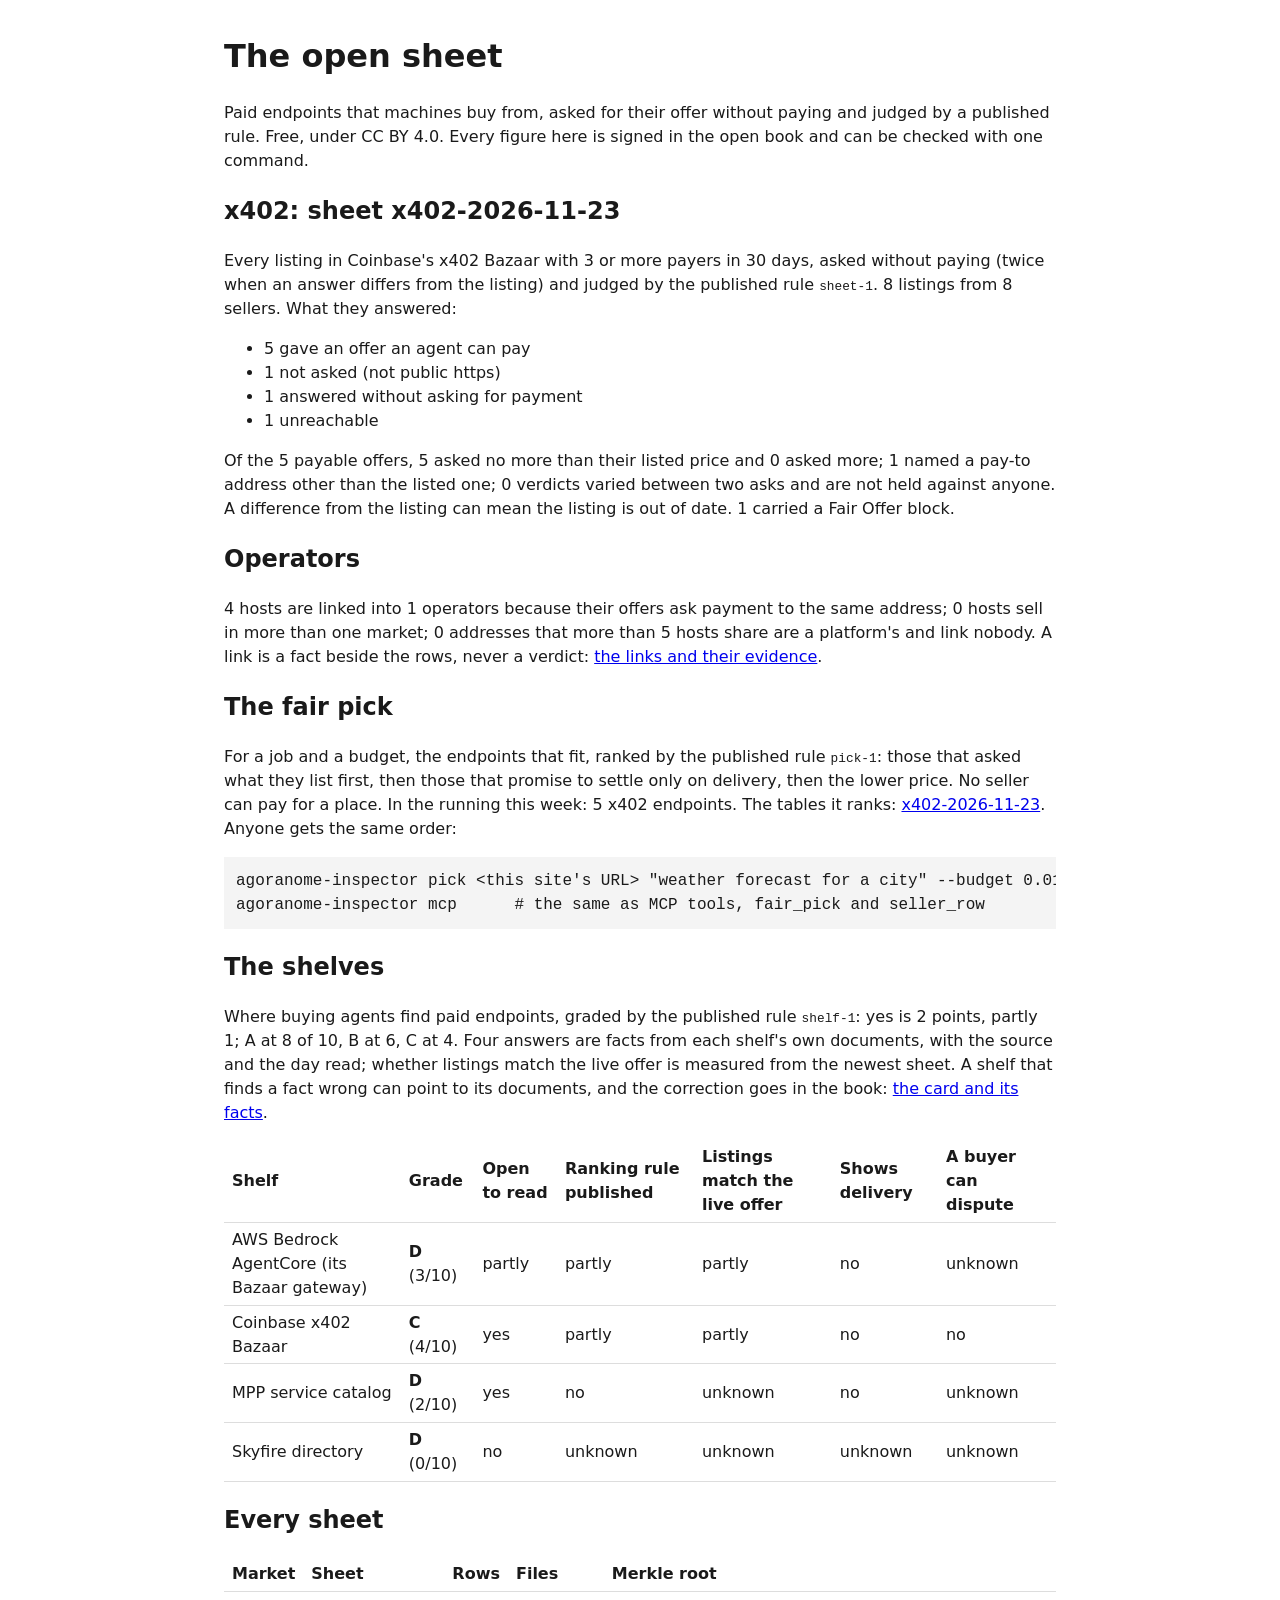
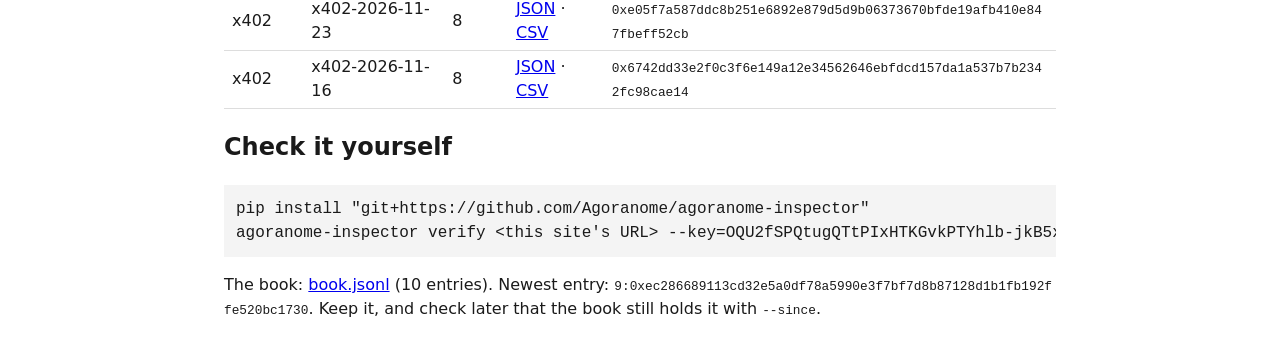
<file: examples/demo-site/index.html>
<!DOCTYPE html>
<html lang="en"><head><meta charset="utf-8"><meta name="viewport" content="width=device-width, initial-scale=1">
<title>Agoranome: the open sheet of machine payment offers</title>
<style>body{font:16px/1.5 system-ui,sans-serif;max-width:52rem;margin:2rem auto;padding:0 1rem;color:#1a1a1a}
table{border-collapse:collapse;width:100%}td,th{text-align:left;padding:.3rem .5rem;border-bottom:1px solid #ddd}
code{font-size:.8em;word-break:break-all}pre{background:#f4f4f4;padding:.75rem;overflow-x:auto}</style></head>
<body>
<h1>The open sheet</h1>
<p>Paid endpoints that machines buy from, asked for their offer without paying and judged by a published rule. Free,
under CC BY 4.0. Every figure here is signed in the open book and can be checked with one command.</p>
<h2>x402: sheet x402-2026-11-23</h2>
<p>Every listing in Coinbase&#x27;s x402 Bazaar with 3 or more payers in 30 days, asked without paying (twice when an answer differs from the listing) and judged by the published rule
<code>sheet-1</code>. 8 listings from 8 sellers. What they answered:</p>
<ul><li>5 gave an offer an agent can pay</li><li>1 not asked (not public https)</li><li>1 answered without asking for payment</li><li>1 unreachable</li></ul>
<p>Of the 5 payable offers, 5 asked no more than
their listed price and 0 asked more; 1 named a pay-to
address other than the listed one; 0 verdicts varied between two
asks and are not held against anyone. A difference from the listing can mean the listing is out of date.
1 carried a Fair Offer block.</p>
<h2>Operators</h2><p>4 hosts are linked into 1 operators because their offers ask payment to the same address; 0 hosts sell in more than one market; 0 addresses that more than 5 hosts share are a platform's and link nobody. A link is a fact beside the rows, never a verdict: <a href="links/x402-2026-11-23.json">the links and their evidence</a>.</p>
<h2>The fair pick</h2><p>For a job and a budget, the endpoints that fit, ranked by the published rule <code>pick-1</code>: those that asked what they list first, then those that promise to settle only on delivery, then the lower price. No seller can pay for a place. In the running this week: 5 x402 endpoints. The tables it ranks: <a href="picks/x402-2026-11-23.json">x402-2026-11-23</a>. Anyone gets the same order:</p><pre>agoranome-inspector pick &lt;this site's URL&gt; "weather forecast for a city" --budget 0.01
agoranome-inspector mcp      # the same as MCP tools, fair_pick and seller_row</pre>
<h2>The shelves</h2><p>Where buying agents find paid endpoints, graded by the published rule <code>shelf-1</code>: yes is 2 points, partly 1; A at 8 of 10, B at 6, C at 4. Four answers are facts from each shelf's own documents, with the source and the day read; whether listings match the live offer is measured from the newest sheet. A shelf that finds a fact wrong can point to its documents, and the correction goes in the book: <a href="shelves.json">the card and its facts</a>.</p><table><tr><th>Shelf</th><th>Grade</th><th>Open to read</th><th>Ranking rule published</th><th>Listings match the live offer</th><th>Shows delivery</th><th>A buyer can dispute</th></tr><tr><td>AWS Bedrock AgentCore (its Bazaar gateway)</td><td><b>D</b> (3/10)</td><td title="Agents reach Coinbase&#x27;s Bazaar through a built-in gateway target; a search gives at most 20 results and no next page.">partly</td><td title="The order is the Bazaar&#x27;s: buyers and volume, recency and text, with an editorial curated tier first.">partly</td><td title="4 of 5 payable offers judged on price asked no more than listed and named the listed pay-to.">partly</td><td title="Nothing shown says whether a seller delivered. A spending cap per session is enforced outside the model, which limits a loss but does not show delivery.">no</td><td title="AWS&#x27;s terms on disputing an x402 payment were not found.">unknown</td></tr><tr><td>Coinbase x402 Bazaar</td><td><b>C</b> (4/10)</td><td title="The discovery index and its search are public; no key is needed.">yes</td><td title="Search ranks by 30 days of buyers and volume, recency and the listing&#x27;s text; a hand-picked curated tier ranks first and the choice remains editorial. Buyers and volume can be bought by a seller paying its own endpoint.">partly</td><td title="4 of 5 payable offers judged on price asked no more than listed and named the listed pay-to.">partly</td><td title="A listing shows its price and demand. Nothing on it says whether the seller delivered what was paid for.">no</td><td title="No way to dispute a charge was found in the seller or discovery documents.">no</td></tr><tr><td>MPP service catalog</td><td><b>D</b> (2/10)</td><td title="The catalog is public JSON, with a read-only MCP server beside it.">yes</td><td title="The catalog is curated; no rule for who is in it or in what order was found. Its documents call discovery advisory and the live 402 authoritative.">no</td><td title="No sheet of this market is in the book yet.">unknown</td><td title="No delivery or demand figures are on the catalog.">no</td><td title="Payment methods include cards through Stripe; whether a buyer agent can dispute a charge through the catalog was not found.">unknown</td></tr><tr><td>Skyfire directory</td><td><b>D</b> (0/10)</td><td title="The directory is reached in Skyfire&#x27;s dashboard, with an account.">no</td><td title="Sellers are reviewed in about 48 hours before they are shown; no ordering rule was found.">unknown</td><td title="No sheet of this market is in the book yet.">unknown</td><td title="A Verified tag marks subscribed sellers that passed an identity check; nothing found says whether a seller delivers.">unknown</td><td title="The seller charges the buyer&#x27;s token itself; a dispute path was not found.">unknown</td></tr></table>
<h2>Every sheet</h2>
<table><tr><th>Market</th><th>Sheet</th><th>Rows</th><th>Files</th><th>Merkle root</th></tr><tr><td>x402</td><td>x402-2026-11-23</td><td>8</td><td><a href="sheets/x402-2026-11-23.json">JSON</a> · <a href="sheets/x402-2026-11-23.csv">CSV</a></td><td><code>0xe05f7a587ddc8b251e6892e879d5d9b06373670bfde19afb410e847fbeff52cb</code></td></tr><tr><td>x402</td><td>x402-2026-11-16</td><td>8</td><td><a href="sheets/x402-2026-11-16.json">JSON</a> · <a href="sheets/x402-2026-11-16.csv">CSV</a></td><td><code>0x6742dd33e2f0c3f6e149a12e34562646ebfdcd157da1a537b7b2342fc98cae14</code></td></tr></table>
<h2>Check it yourself</h2>
<pre>pip install "git+https://github.com/Agoranome/agoranome-inspector"
agoranome-inspector verify &lt;this site's URL&gt; --key=OQU2fSPQtugQTtPIxHTKGvkPTYhlb-jkB5xbtHxuKwU</pre>
<p>The book: <a href="book.jsonl">book.jsonl</a> (10 entries). Newest entry:
<code>9:0xec286689113cd32e5a0df78a5990e3f7bf7d8b87128d1b1fb192ffe520bc1730</code>. Keep it, and check later that the book still holds
it with <code>--since</code>.</p>
</body></html>
</file>
<file: style.css>
/* agoranome.com's theme for the inspector's pages (src/agoranome_inspector/theme.py). Licensed Apache-2.0. */
:root {
  color-scheme: dark;
  --page: #0a121b;
  --surface: rgba(17, 30, 44, 0.72);
  --surface-solid: #0f1a26;
  --surface-2: #132232;
  --ink: #eef7fd;
  --ink-2: #b4d3e6;
  --muted: #86a1b6;
  --border: rgba(137, 207, 240, 0.14);
  --border-strong: rgba(137, 207, 240, 0.32);
  --wash: rgba(137, 207, 240, 0.07);
  --baby: #89cff0;
  --baby-strong: #a9ddf5;
  --lilac: #c4b5fd;
  --mint: #a7f0d2;
  --radius: 18px;
  --radius-sm: 12px;
  --shadow: 0 1px 0 rgba(255, 255, 255, 0.04) inset, 0 20px 50px -24px rgba(0, 0, 0, 0.7);
  --sans: ui-sans-serif, system-ui, -apple-system, "Segoe UI", Roboto, "Helvetica Neue", sans-serif;
  --mono: ui-monospace, "SF Mono", SFMono-Regular, Menlo, Consolas, "Liberation Mono", monospace;
}

*, *::before, *::after { box-sizing: border-box; }
html { -webkit-text-size-adjust: 100%; }
body {
  margin: 0;
  min-height: 100vh;
  background: var(--page);
  color: var(--ink);
  font: 16px/1.6 var(--sans);
  -webkit-font-smoothing: antialiased;
  overflow-x: hidden;
}
/* A faint dot grid that fades out down the page, and three soft glows behind the top, as on agoranome.com. */
body::before {
  content: "";
  position: fixed;
  inset: 0;
  z-index: -2;
  background-image: radial-gradient(rgba(137, 207, 240, 0.09) 1px, transparent 1px);
  background-size: 28px 28px;
  -webkit-mask-image: linear-gradient(to bottom, #000 0%, transparent 70%);
  mask-image: linear-gradient(to bottom, #000 0%, transparent 70%);
}
.glow { position: absolute; inset: 0 0 auto 0; height: 900px; z-index: -1; overflow: hidden; pointer-events: none; }
.orb { position: absolute; border-radius: 50%; filter: blur(80px); opacity: 0.5; }
.orb-1 { width: 520px; height: 520px; left: -140px; top: -180px; background: rgba(137, 207, 240, 0.40); }
.orb-2 { width: 460px; height: 460px; right: -120px; top: -60px; background: rgba(196, 181, 253, 0.30); }
.orb-3 { width: 380px; height: 380px; left: 38%; top: 260px; background: rgba(167, 240, 210, 0.16); }

a { color: var(--baby); text-decoration-thickness: 1px; text-underline-offset: 3px; }
a:hover { color: var(--baby-strong); }
:focus-visible { outline: 2px solid var(--baby); outline-offset: 3px; border-radius: 6px; }
code, pre { font-family: var(--mono); font-size: 0.88em; }
p code, li code { background: var(--wash); border: 1px solid var(--border); border-radius: 6px; padding: 0.08em 0.4em;
  color: var(--baby-strong); overflow-wrap: anywhere; }

.wrap { width: min(1160px, 100% - 32px); margin-inline: auto; }
.skip { position: absolute; left: -999px; top: 8px; background: var(--baby); color: var(--page); padding: 8px 14px;
  border-radius: 8px; z-index: 10; }
.skip:focus { left: 16px; }

.site-header { position: sticky; top: 0; z-index: 5; backdrop-filter: saturate(160%) blur(14px);
  -webkit-backdrop-filter: saturate(160%) blur(14px); background: rgba(10, 18, 27, 0.66);
  border-bottom: 1px solid var(--border); }
.nav { display: flex; align-items: center; gap: 28px; height: 64px; }
.brand { display: inline-flex; align-items: center; gap: 10px; color: var(--ink); text-decoration: none;
  font-weight: 650; letter-spacing: -0.01em; font-size: 1.06rem; }
.brand:hover { color: var(--ink); }
.tm { font-size: 0.55em; line-height: 0; vertical-align: super; margin-left: 1px; font-weight: 500; }
.nav-links { display: flex; gap: 4px; list-style: none; margin: 0; padding: 0; flex: 1; }
.nav-links a { display: block; padding: 6px 12px; border-radius: 999px; color: var(--ink-2); text-decoration: none;
  font-size: 0.94rem; transition: background 0.2s, color 0.2s; }
.nav-links a:hover { color: var(--ink); background: var(--wash); }
.nav-links a[aria-current="page"] { color: var(--ink); background: rgba(137, 207, 240, 0.12); }

.doc { width: min(920px, 100% - 32px); margin-inline: auto; padding: 72px 0 64px; }
.doc-wide { width: min(1160px, 100% - 32px); }
.eyebrow { text-transform: uppercase; letter-spacing: 0.14em; font-size: 0.76rem; font-weight: 650; color: var(--baby);
  margin: 0 0 12px; }
h1 { font-size: clamp(2.2rem, 5vw, 3.6rem); line-height: 1.04; letter-spacing: -0.035em; margin: 0 0 22px;
  font-weight: 720; }
h2 { font-size: clamp(1.4rem, 2.6vw, 1.9rem); line-height: 1.15; letter-spacing: -0.025em; margin: 56px 0 14px;
  font-weight: 690; }
h1 + h2, .lead + h2 { margin-top: 40px; }
p, li { color: var(--ink-2); }
p { margin: 0 0 14px; }
.lead { font-size: clamp(1.06rem, 1.6vw, 1.2rem); max-width: 40em; margin-bottom: 8px; }
ul { margin: 0 0 16px; padding-left: 1.25em; }
li { margin: 2px 0; }
li::marker { color: var(--baby); }

table { display: block; width: 100%; max-width: 100%; overflow-x: auto; border-collapse: separate; border-spacing: 0;
  margin: 8px 0 18px; background: var(--surface); border: 1px solid var(--border); border-radius: var(--radius-sm);
  box-shadow: var(--shadow); font-size: 0.92rem; }
th, td { text-align: left; vertical-align: top; padding: 10px 14px; border-bottom: 1px solid var(--border); }
th { color: var(--muted); background: var(--surface-2); font-size: 0.74rem; font-weight: 650; text-transform: uppercase;
  letter-spacing: 0.08em; white-space: nowrap; }
td { color: var(--ink-2); white-space: nowrap; }
/* Short values stay on one line; a cell holding a hash or an endpoint wraps instead. */
td:has(code) { white-space: normal; min-width: 16em; }
tr:last-child td { border-bottom: 0; }
td code { color: var(--baby-strong); font-size: 0.82rem; overflow-wrap: anywhere; word-break: break-all; }
pre { background: var(--surface-solid); border: 1px solid var(--border); border-radius: var(--radius-sm);
  padding: 16px 18px; overflow-x: auto; color: var(--baby-strong); line-height: 1.55; margin: 8px 0 16px; }

.site-footer { border-top: 1px solid var(--border); background: rgba(8, 14, 21, 0.7); margin-top: 24px; }
.footer-grid { display: flex; flex-wrap: wrap; justify-content: space-between; gap: 24px 48px; padding: 40px 0 28px; }
.footer-brand p { color: var(--muted); max-width: 30em; font-size: 0.93rem; margin: 12px 0 0; }
.footer-links { list-style: none; margin: 0; padding: 0; display: grid; gap: 8px; }
.footer-links li { margin: 0; }
.footer-links a { color: var(--muted); text-decoration: none; font-size: 0.93rem; }
.footer-links a:hover { color: var(--baby-strong); }
.footer-base { border-top: 1px solid var(--border); padding: 18px 0 28px; }
.footer-base p { margin: 0; color: var(--muted); font-size: 0.82rem; }

/* Charts (charts.py). Soft series tones for the site's baby blue, checked on --surface-solid so every pair stays
   apart, colour-blind simulations included; s0 is a context grey, r1 to r5 one peach hue from dim to bright. Text
   keeps the ink colors; a mark's color only says which series it is. The ramp is muted where an offer asks a
   little more and bright where it asks ten times or more. */
.chart { margin: 18px 0 26px; padding: 20px 22px; background: var(--surface); border: 1px solid var(--border);
  border-radius: var(--radius); box-shadow: var(--shadow); font-variant-numeric: tabular-nums; }
.chart figcaption { margin-bottom: 14px; }
.chart-title { display: block; color: var(--ink); font-weight: 650; font-size: 1.04rem; letter-spacing: -0.01em; }
.chart-sub { display: block; color: var(--ink-2); font-size: 0.93rem; margin-top: 4px; }
.chart-note { color: var(--muted); font-size: 0.84rem; margin: 12px 0 0; }
.s0 { --c: #7d8e9e; } .s1 { --c: #9ecaef; } .s2 { --c: #fcb17e; } .s3 { --c: #2eab98; } .s4 { --c: #a97e2c; }
.s5 { --c: #8e7ab5; }
.r1 { --c: #6b594e; } .r2 { --c: #907461; } .r3 { --c: #b88e72; } .r4 { --c: #e5a880; } .r5 { --c: #ffbe8a; }
.chart [data-v] { cursor: default; }
.chart [data-v]:hover { filter: brightness(1.12); }
.chart-legend { list-style: none; display: flex; flex-wrap: wrap; gap: 6px 18px; padding: 0; margin: 14px 0 0; }
.chart-legend li { display: flex; align-items: center; gap: 8px; margin: 0; font-size: 0.86rem; }
.chart-legend li::marker, .ring-parts li::marker { content: ""; }
.chart-legend i, .ring-parts i { width: 12px; height: 12px; border-radius: 3px; background: var(--c); flex: none; }
.chart-scroll { overflow-x: auto; }
.chart-svg { display: block; width: 100%; min-width: 480px; height: auto; font-family: var(--sans); }
.chart-svg .grid { stroke: var(--border); stroke-width: 1; }
.chart-svg .tick { fill: var(--muted); font-size: 11px; }
.chart-svg .end { fill: var(--ink); font-size: 12px; font-weight: 600; }
.chart-svg .ref { stroke: var(--muted); stroke-width: 1; stroke-dasharray: 4 4; }
.chart-svg .ref-label { fill: var(--muted); font-size: 11px; }
.chart-svg .line { fill: none; stroke: var(--c); stroke-width: 2.5; stroke-linejoin: round; stroke-linecap: round; }
.chart-svg .dot { fill: var(--c); stroke: var(--surface-solid); stroke-width: 2; }
/* Rings: a market per card, its parts named beside it. */
.rings { display: grid; grid-template-columns: repeat(auto-fit, minmax(330px, 1fr)); gap: 22px 36px; }
.ring-head { display: flex; align-items: baseline; gap: 10px; margin-bottom: 8px; }
.ring-head b { color: var(--ink); font-size: 1rem; }
.ring-head span { color: var(--muted); font-size: 0.82rem; }
.ring-body { display: flex; align-items: center; gap: 18px; }
.ring-svg { width: 136px; height: 136px; flex: none; font-family: var(--sans); }
.ring-svg .arc { fill: none; stroke: var(--c); stroke-width: 20; }
.ring-svg .ring-big { fill: var(--ink); font-size: 26px; font-weight: 720; letter-spacing: -0.02em; }
.ring-svg .ring-small { fill: var(--muted); font-size: 11px; }
.ring-parts { list-style: none; padding: 0; margin: 0; display: grid; gap: 5px; flex: 1; min-width: 0; }
.ring-parts li { display: grid; grid-template-columns: 12px 1fr auto; gap: 8px; align-items: center; margin: 0;
  font-size: 0.85rem; line-height: 1.3; }
.ring-parts b { color: var(--ink); font-weight: 600; }
/* Dot plot: a dot per kind of job on one scale, the whole as a dashed line. */
.dots { --ref: 0%; }
.dot-row { display: grid; grid-template-columns: minmax(10em, 14.5em) 1fr; gap: 12px; align-items: center; }
.dot-name { color: var(--ink-2); font-size: 0.88rem; line-height: 1.25; padding: 4px 0; }
.dot-track { position: relative; height: 30px; margin-right: 3.6em; }
.dot-track::before { content: ""; position: absolute; top: 0; bottom: 0; left: var(--ref);
  border-left: 1px dashed var(--muted); }
.stem { position: absolute; left: 0; top: 50%; height: 2px; margin-top: -1px; background: var(--border-strong);
  border-radius: 2px; }
.pin { position: absolute; top: 50%; width: 14px; height: 14px; margin: -7px 0 0 -7px; border-radius: 50%;
  background: var(--c); box-shadow: 0 0 0 2px var(--surface-solid); }
.dot-val { position: absolute; top: 50%; transform: translate(14px, -50%); color: var(--ink); font-size: 0.82rem;
  white-space: nowrap; }
.dot-axis .dot-track { height: 34px; border-top: 1px solid var(--border-strong); }
.dot-axis .dot-track::before { bottom: auto; height: 6px; }
.dot-axis b { position: absolute; top: 6px; transform: translateX(-50%); color: var(--muted); font-size: 0.74rem;
  font-weight: 400; }
.dot-axis em { position: absolute; top: 20px; transform: translateX(-50%); color: var(--ink-2); font-size: 0.74rem;
  font-style: normal; white-space: nowrap; }
/* Figures and squares: the markup chart. */
.tiles { display: grid; grid-template-columns: repeat(auto-fit, minmax(150px, 1fr)); gap: 10px; margin-bottom: 16px; }
.tile { background: var(--wash); border: 1px solid var(--border); border-radius: var(--radius-sm); padding: 12px 14px; }
.tile b { display: block; color: var(--ink); font-size: 1.5rem; font-weight: 720; letter-spacing: -0.02em;
  line-height: 1.1; }
.tile span { display: block; color: var(--ink-2); font-size: 0.82rem; margin-top: 4px; line-height: 1.3; }
.waffle { display: grid; grid-template-columns: repeat(46, minmax(0, 1fr)); gap: 3px; }
.waffle i { aspect-ratio: 1; border-radius: 3px; background: var(--c); }
.chart-table { margin-top: 12px; }
.chart-table summary { color: var(--baby); cursor: pointer; font-size: 0.86rem; width: max-content; }
.chart-table table { margin-bottom: 0; }
.chart-tip { position: fixed; z-index: 20; pointer-events: none; max-width: 280px; padding: 8px 11px;
  background: #0b1520; border: 1px solid var(--border-strong); border-radius: 10px; box-shadow: var(--shadow);
  font-size: 0.84rem; line-height: 1.4; }
.chart-tip[hidden] { display: none; }
.chart-tip strong { display: block; color: var(--ink); font-variant-numeric: tabular-nums; }
.chart-tip span { color: var(--ink-2); }

@media (max-width: 640px) {
  .nav { gap: 12px; }
  .nav-links { gap: 0; }
  .nav-links a { padding: 6px 9px; white-space: nowrap; font-size: 0.9rem; }
  .brand span { display: none; }
  .doc { padding-top: 48px; }
  .chart { padding: 16px 14px; }
  .rings { grid-template-columns: 1fr; }
  .ring-svg { width: 112px; height: 112px; }
  .dot-row { grid-template-columns: 1fr; gap: 0; }
  .dot-name { padding: 6px 0 0; }
  .dot-axis .dot-name { display: none; }
  .waffle { grid-template-columns: repeat(23, minmax(0, 1fr)); gap: 2px; }
}
</file>
